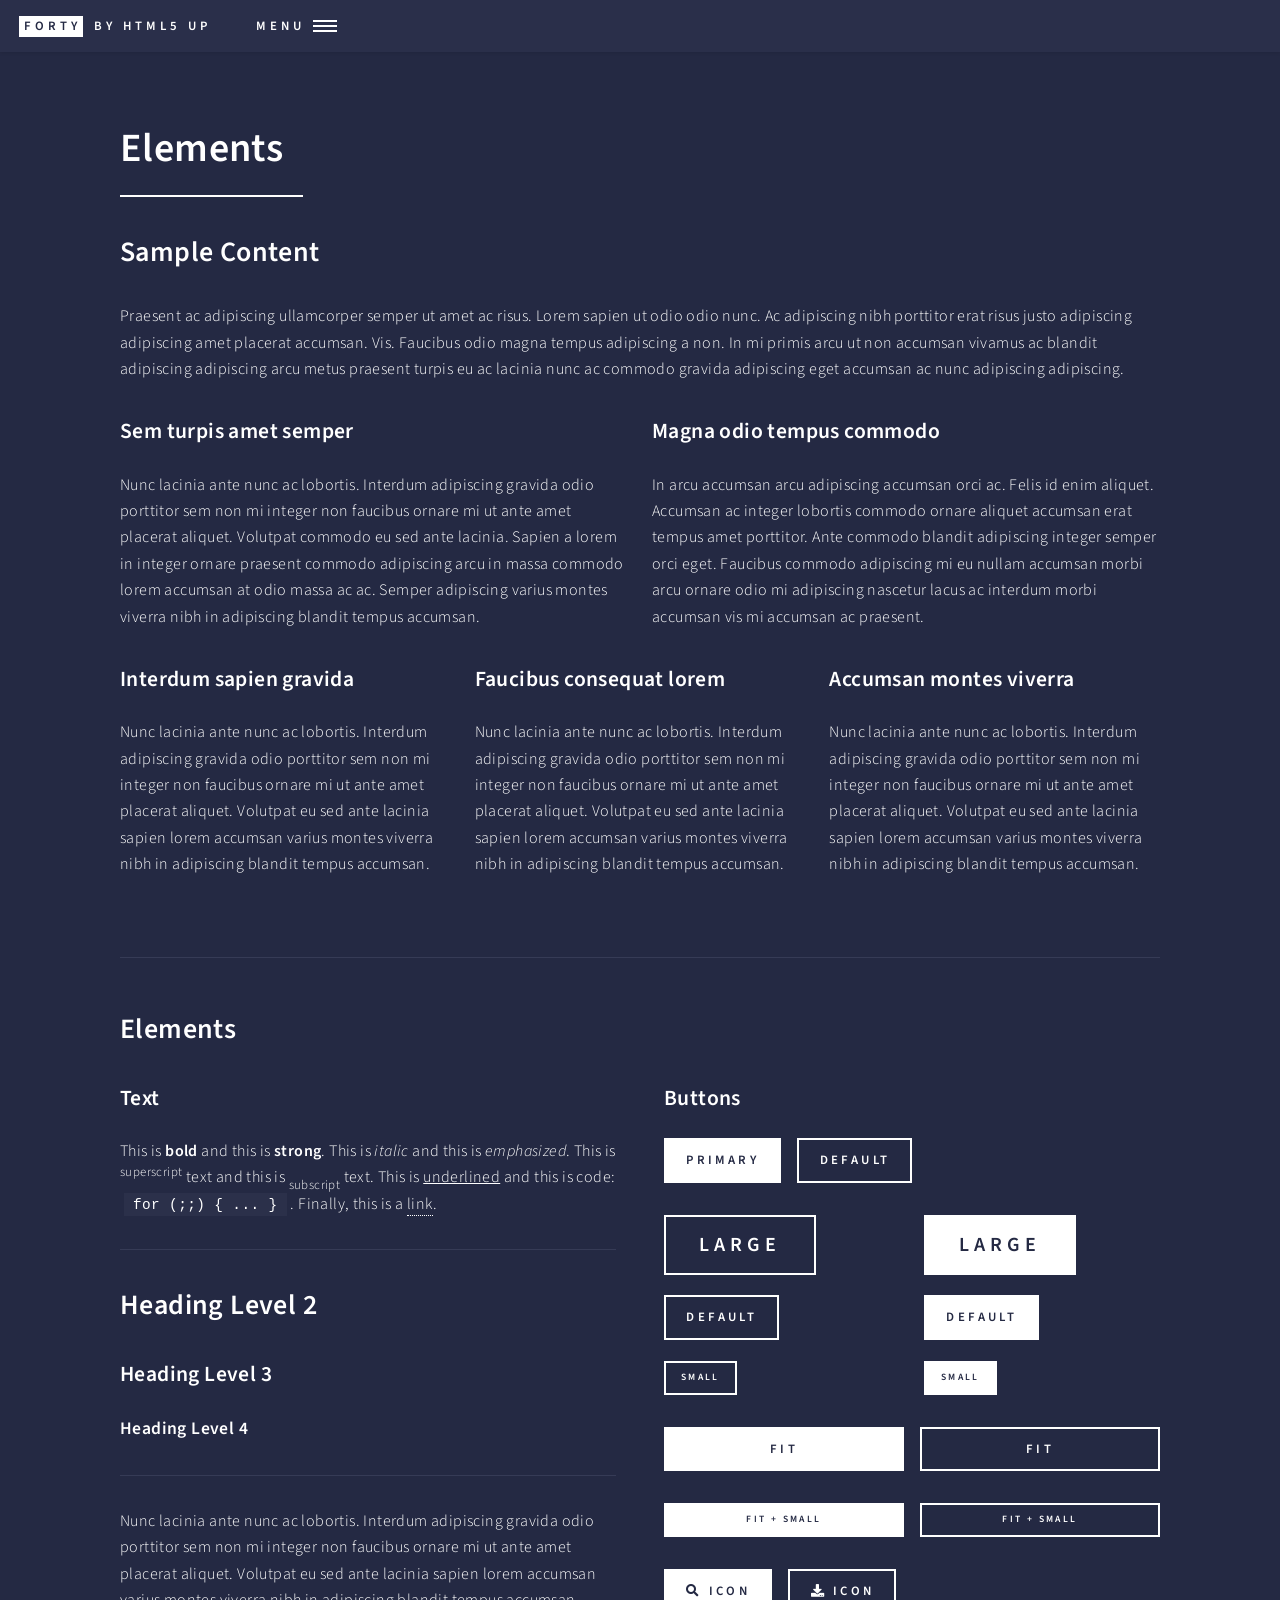
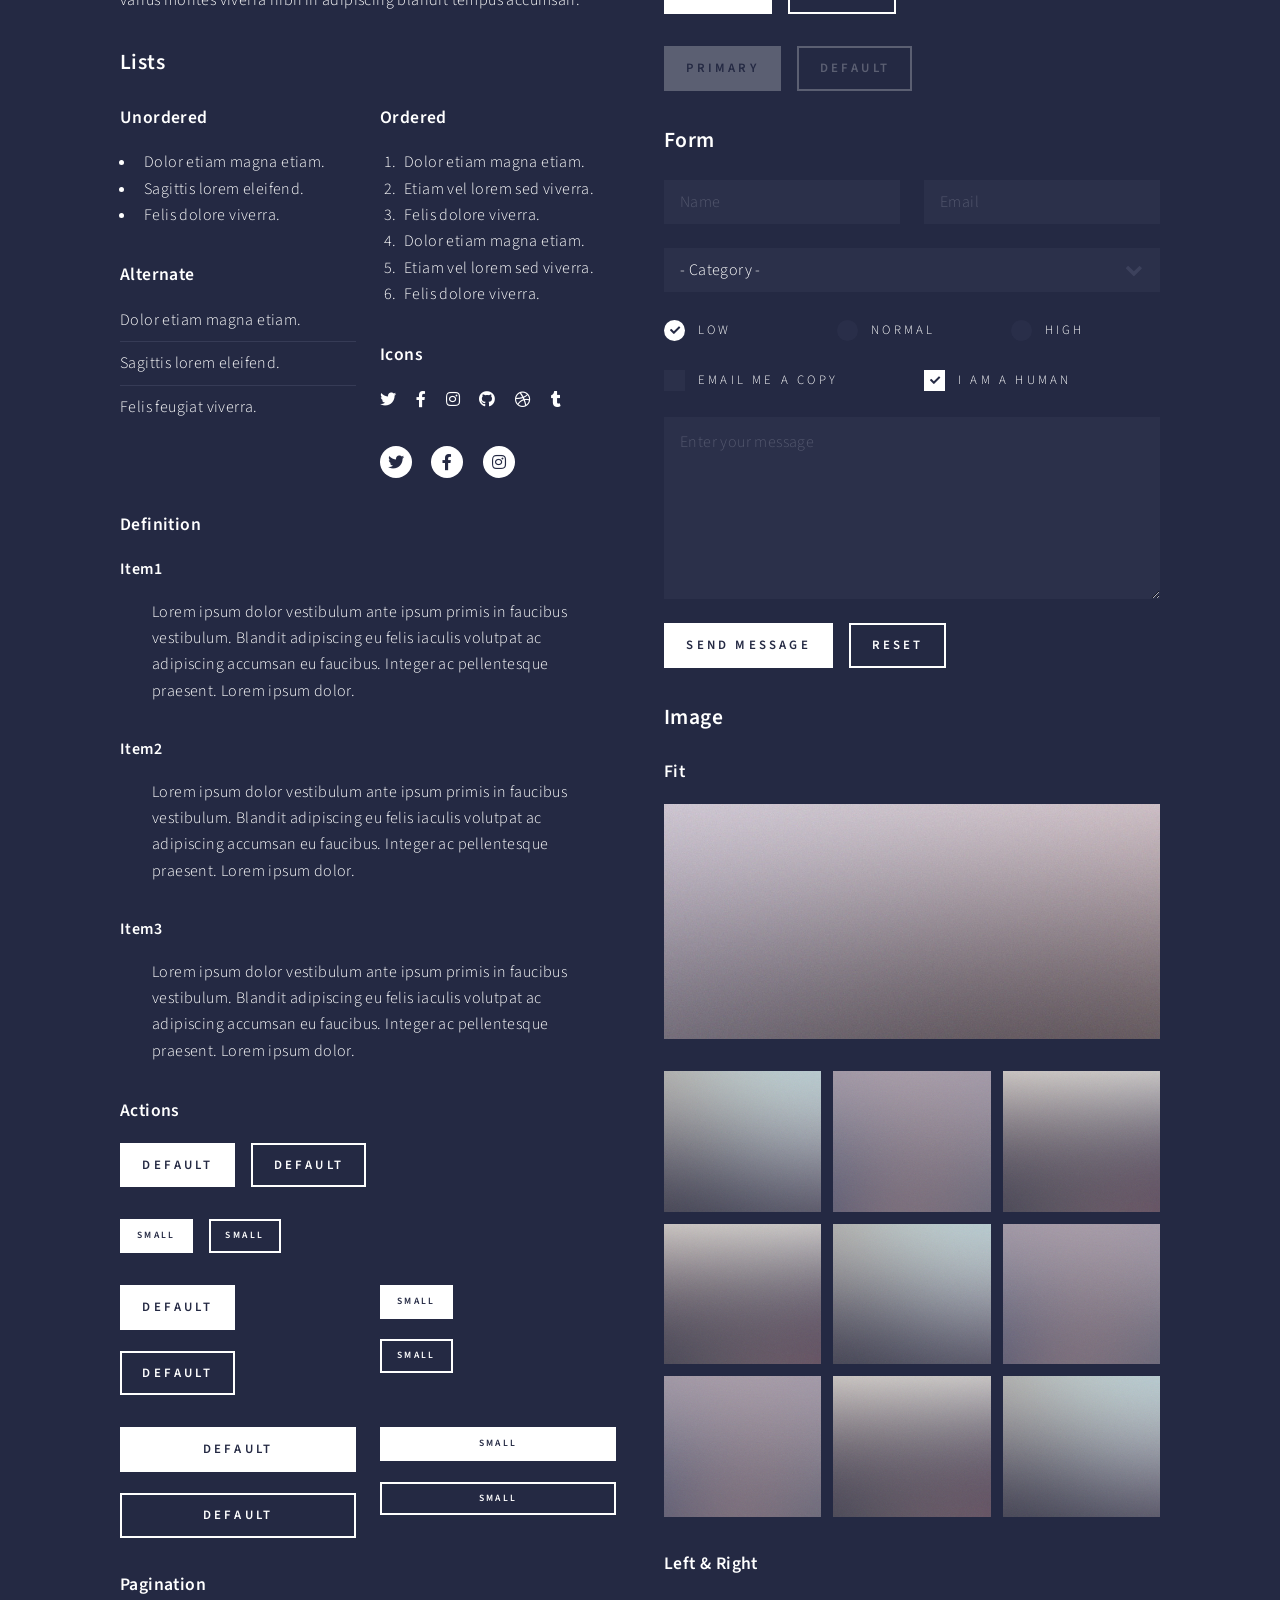
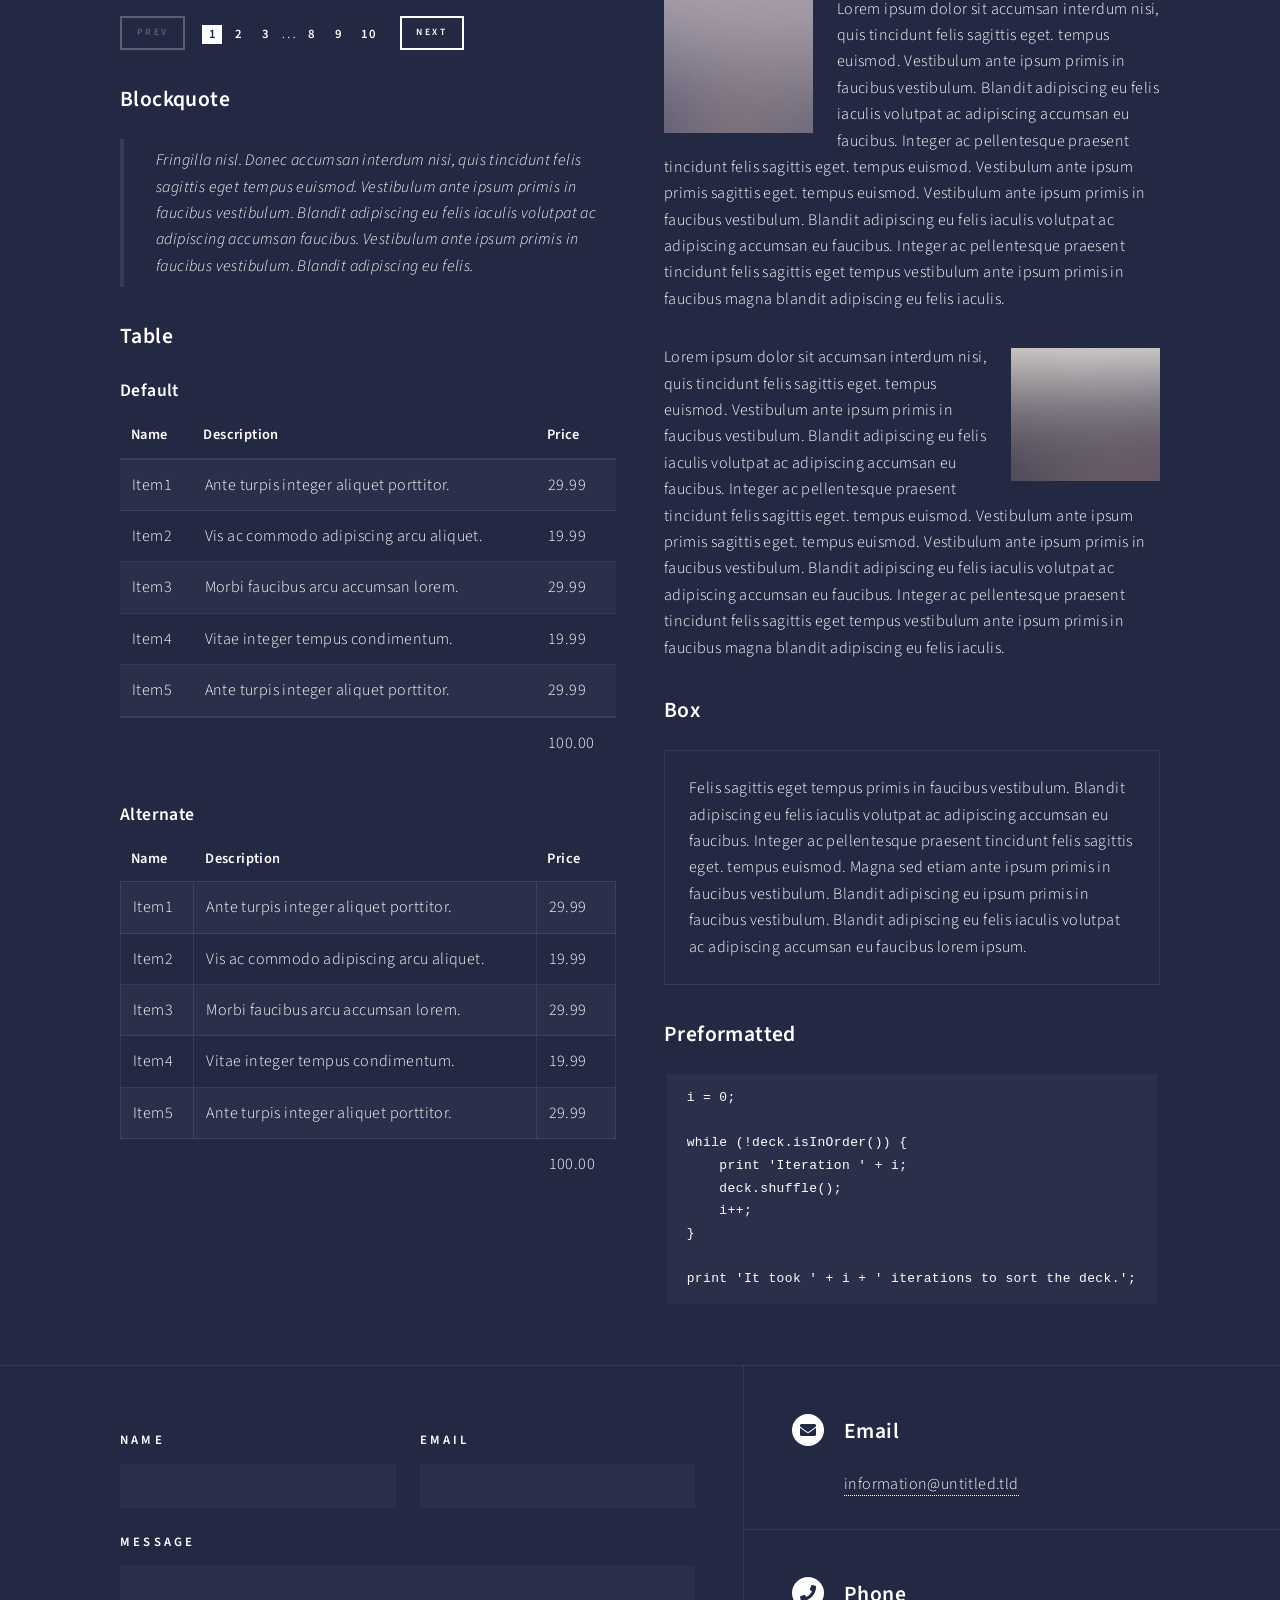
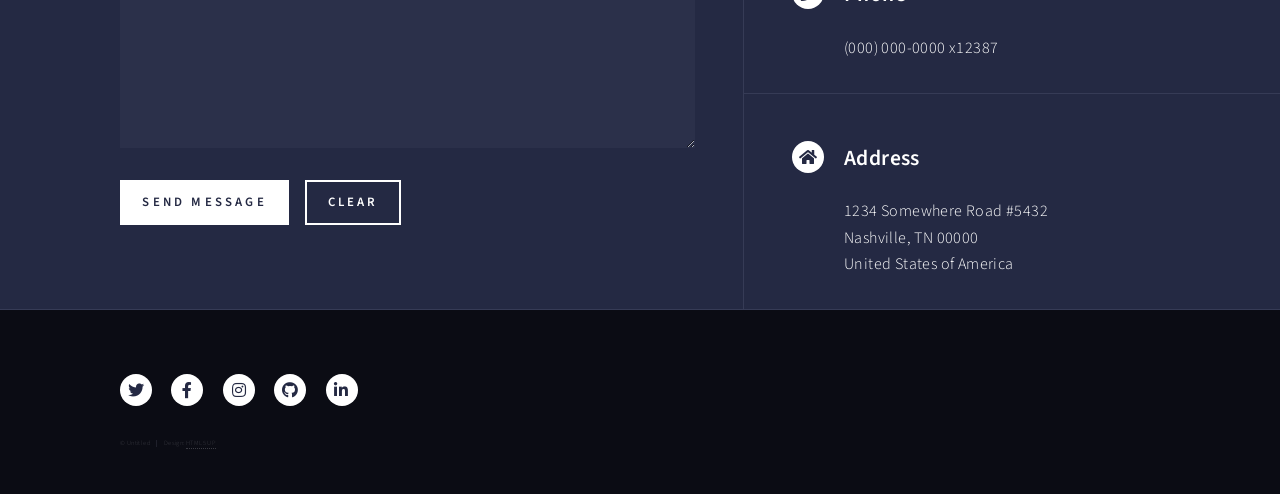
<file: elements.html>
<!DOCTYPE HTML>
<!--
	Forty by HTML5 UP
	html5up.net | @ajlkn
	Free for personal and commercial use under the CCA 3.0 license (html5up.net/license)
-->
<html>
	<head>
		<title>Elements - Forty by HTML5 UP</title>
		<meta charset="utf-8" />
		<meta name="viewport" content="width=device-width, initial-scale=1, user-scalable=no" />
		<link rel="stylesheet" href="assets/css/main.css" />
		<noscript><link rel="stylesheet" href="assets/css/noscript.css" /></noscript>
	</head>
	<body class="is-preload">

		<!-- Wrapper -->
			<div id="wrapper">

				<!-- Header -->
					<header id="header">
						<a href="index.html" class="logo"><strong>Forty</strong> <span>by HTML5 UP</span></a>
						<nav>
							<a href="#menu">Menu</a>
						</nav>
					</header>

				<!-- Menu -->
					<nav id="menu">
						<ul class="links">
							<li><a href="index.html">Home</a></li>
							<li><a href="landing.html">Landing</a></li>
							<li><a href="generic.html">Generic</a></li>
							<li><a href="elements.html">Elements</a></li>
						</ul>
						<ul class="actions stacked">
							<li><a href="#" class="button primary fit">Get Started</a></li>
							<li><a href="#" class="button fit">Log In</a></li>
						</ul>
					</nav>

				<!-- Main -->
					<div id="main" class="alt">

						<!-- One -->
							<section id="one">
								<div class="inner">
									<header class="major">
										<h1>Elements</h1>
									</header>

									<!-- Content -->
										<h2 id="content">Sample Content</h2>
										<p>Praesent ac adipiscing ullamcorper semper ut amet ac risus. Lorem sapien ut odio odio nunc. Ac adipiscing nibh porttitor erat risus justo adipiscing adipiscing amet placerat accumsan. Vis. Faucibus odio magna tempus adipiscing a non. In mi primis arcu ut non accumsan vivamus ac blandit adipiscing adipiscing arcu metus praesent turpis eu ac lacinia nunc ac commodo gravida adipiscing eget accumsan ac nunc adipiscing adipiscing.</p>
										<div class="row">
											<div class="col-6 col-12-small">
												<h3>Sem turpis amet semper</h3>
												<p>Nunc lacinia ante nunc ac lobortis. Interdum adipiscing gravida odio porttitor sem non mi integer non faucibus ornare mi ut ante amet placerat aliquet. Volutpat commodo eu sed ante lacinia. Sapien a lorem in integer ornare praesent commodo adipiscing arcu in massa commodo lorem accumsan at odio massa ac ac. Semper adipiscing varius montes viverra nibh in adipiscing blandit tempus accumsan.</p>
											</div>
											<div class="col-6 col-12-small">
												<h3>Magna odio tempus commodo</h3>
												<p>In arcu accumsan arcu adipiscing accumsan orci ac. Felis id enim aliquet. Accumsan ac integer lobortis commodo ornare aliquet accumsan erat tempus amet porttitor. Ante commodo blandit adipiscing integer semper orci eget. Faucibus commodo adipiscing mi eu nullam accumsan morbi arcu ornare odio mi adipiscing nascetur lacus ac interdum morbi accumsan vis mi accumsan ac praesent.</p>
											</div>
											<!-- Break -->
											<div class="col-4 col-12-medium">
												<h3>Interdum sapien gravida</h3>
												<p>Nunc lacinia ante nunc ac lobortis. Interdum adipiscing gravida odio porttitor sem non mi integer non faucibus ornare mi ut ante amet placerat aliquet. Volutpat eu sed ante lacinia sapien lorem accumsan varius montes viverra nibh in adipiscing blandit tempus accumsan.</p>
											</div>
											<div class="col-4 col-12-medium">
												<h3>Faucibus consequat lorem</h3>
												<p>Nunc lacinia ante nunc ac lobortis. Interdum adipiscing gravida odio porttitor sem non mi integer non faucibus ornare mi ut ante amet placerat aliquet. Volutpat eu sed ante lacinia sapien lorem accumsan varius montes viverra nibh in adipiscing blandit tempus accumsan.</p>
											</div>
											<div class="col-4 col-12-medium">
												<h3>Accumsan montes viverra</h3>
												<p>Nunc lacinia ante nunc ac lobortis. Interdum adipiscing gravida odio porttitor sem non mi integer non faucibus ornare mi ut ante amet placerat aliquet. Volutpat eu sed ante lacinia sapien lorem accumsan varius montes viverra nibh in adipiscing blandit tempus accumsan.</p>
											</div>
										</div>

									<hr class="major" />

									<!-- Elements -->
										<h2 id="elements">Elements</h2>
										<div class="row gtr-200">
											<div class="col-6 col-12-medium">

												<!-- Text stuff -->
													<h3>Text</h3>
													<p>This is <b>bold</b> and this is <strong>strong</strong>. This is <i>italic</i> and this is <em>emphasized</em>.
													This is <sup>superscript</sup> text and this is <sub>subscript</sub> text.
													This is <u>underlined</u> and this is code: <code>for (;;) { ... }</code>.
													Finally, this is a <a href="#">link</a>.</p>
													<hr />
													<h2>Heading Level 2</h2>
													<h3>Heading Level 3</h3>
													<h4>Heading Level 4</h4>
													<hr />
													<p>Nunc lacinia ante nunc ac lobortis. Interdum adipiscing gravida odio porttitor sem non mi integer non faucibus ornare mi ut ante amet placerat aliquet. Volutpat eu sed ante lacinia sapien lorem accumsan varius montes viverra nibh in adipiscing blandit tempus accumsan.</p>

												<!-- Lists -->
													<h3>Lists</h3>
													<div class="row">
														<div class="col-6 col-12-small">

															<h4>Unordered</h4>
															<ul>
																<li>Dolor etiam magna etiam.</li>
																<li>Sagittis lorem eleifend.</li>
																<li>Felis dolore viverra.</li>
															</ul>

															<h4>Alternate</h4>
															<ul class="alt">
																<li>Dolor etiam magna etiam.</li>
																<li>Sagittis lorem eleifend.</li>
																<li>Felis feugiat viverra.</li>
															</ul>

														</div>
														<div class="col-6 col-12-small">

															<h4>Ordered</h4>
															<ol>
																<li>Dolor etiam magna etiam.</li>
																<li>Etiam vel lorem sed viverra.</li>
																<li>Felis dolore viverra.</li>
																<li>Dolor etiam magna etiam.</li>
																<li>Etiam vel lorem sed viverra.</li>
																<li>Felis dolore viverra.</li>
															</ol>

															<h4>Icons</h4>
															<ul class="icons">
																<li><a href="#" class="icon brands fa-twitter"><span class="label">Twitter</span></a></li>
																<li><a href="#" class="icon brands fa-facebook-f"><span class="label">Facebook</span></a></li>
																<li><a href="#" class="icon brands fa-instagram"><span class="label">Instagram</span></a></li>
																<li><a href="#" class="icon brands fa-github"><span class="label">Github</span></a></li>
																<li><a href="#" class="icon brands fa-dribbble"><span class="label">Dribbble</span></a></li>
																<li><a href="#" class="icon brands fa-tumblr"><span class="label">Tumblr</span></a></li>
															</ul>
															<ul class="icons">
																<li><a href="#" class="icon brands alt fa-twitter"><span class="label">Twitter</span></a></li>
																<li><a href="#" class="icon brands alt fa-facebook-f"><span class="label">Facebook</span></a></li>
																<li><a href="#" class="icon brands alt fa-instagram"><span class="label">Instagram</span></a></li>
															</ul>

														</div>
													</div>
													<h4>Definition</h4>
													<dl>
														<dt>Item1</dt>
														<dd>
															<p>Lorem ipsum dolor vestibulum ante ipsum primis in faucibus vestibulum. Blandit adipiscing eu felis iaculis volutpat ac adipiscing accumsan eu faucibus. Integer ac pellentesque praesent. Lorem ipsum dolor.</p>
														</dd>
														<dt>Item2</dt>
														<dd>
															<p>Lorem ipsum dolor vestibulum ante ipsum primis in faucibus vestibulum. Blandit adipiscing eu felis iaculis volutpat ac adipiscing accumsan eu faucibus. Integer ac pellentesque praesent. Lorem ipsum dolor.</p>
														</dd>
														<dt>Item3</dt>
														<dd>
															<p>Lorem ipsum dolor vestibulum ante ipsum primis in faucibus vestibulum. Blandit adipiscing eu felis iaculis volutpat ac adipiscing accumsan eu faucibus. Integer ac pellentesque praesent. Lorem ipsum dolor.</p>
														</dd>
													</dl>

													<h4>Actions</h4>
													<ul class="actions">
														<li><a href="#" class="button primary">Default</a></li>
														<li><a href="#" class="button">Default</a></li>
													</ul>
													<ul class="actions small">
														<li><a href="#" class="button primary small">Small</a></li>
														<li><a href="#" class="button small">Small</a></li>
													</ul>
													<div class="row">
														<div class="col-6 col-12-small">
															<ul class="actions stacked">
																<li><a href="#" class="button primary">Default</a></li>
																<li><a href="#" class="button">Default</a></li>
															</ul>
														</div>
														<div class="col-6 col-12-small">
															<ul class="actions stacked">
																<li><a href="#" class="button primary small">Small</a></li>
																<li><a href="#" class="button small">Small</a></li>
															</ul>
														</div>
														<div class="col-6 col-12-small">
															<ul class="actions stacked">
																<li><a href="#" class="button primary fit">Default</a></li>
																<li><a href="#" class="button fit">Default</a></li>
															</ul>
														</div>
														<div class="col-6 col-12-small">
															<ul class="actions stacked">
																<li><a href="#" class="button primary small fit">Small</a></li>
																<li><a href="#" class="button small fit">Small</a></li>
															</ul>
														</div>
													</div>

													<h4>Pagination</h4>
													<ul class="pagination">
														<li><span class="button small disabled">Prev</span></li>
														<li><a href="#" class="page active">1</a></li>
														<li><a href="#" class="page">2</a></li>
														<li><a href="#" class="page">3</a></li>
														<li><span>&hellip;</span></li>
														<li><a href="#" class="page">8</a></li>
														<li><a href="#" class="page">9</a></li>
														<li><a href="#" class="page">10</a></li>
														<li><a href="#" class="button small">Next</a></li>
													</ul>

												<!-- Blockquote -->
													<h3>Blockquote</h3>
													<blockquote>Fringilla nisl. Donec accumsan interdum nisi, quis tincidunt felis sagittis eget tempus euismod. Vestibulum ante ipsum primis in faucibus vestibulum. Blandit adipiscing eu felis iaculis volutpat ac adipiscing accumsan faucibus. Vestibulum ante ipsum primis in faucibus vestibulum. Blandit adipiscing eu felis.</blockquote>

												<!-- Table -->
													<h3>Table</h3>

													<h4>Default</h4>
													<div class="table-wrapper">
														<table>
															<thead>
																<tr>
																	<th>Name</th>
																	<th>Description</th>
																	<th>Price</th>
																</tr>
															</thead>
															<tbody>
																<tr>
																	<td>Item1</td>
																	<td>Ante turpis integer aliquet porttitor.</td>
																	<td>29.99</td>
																</tr>
																<tr>
																	<td>Item2</td>
																	<td>Vis ac commodo adipiscing arcu aliquet.</td>
																	<td>19.99</td>
																</tr>
																<tr>
																	<td>Item3</td>
																	<td> Morbi faucibus arcu accumsan lorem.</td>
																	<td>29.99</td>
																</tr>
																<tr>
																	<td>Item4</td>
																	<td>Vitae integer tempus condimentum.</td>
																	<td>19.99</td>
																</tr>
																<tr>
																	<td>Item5</td>
																	<td>Ante turpis integer aliquet porttitor.</td>
																	<td>29.99</td>
																</tr>
															</tbody>
															<tfoot>
																<tr>
																	<td colspan="2"></td>
																	<td>100.00</td>
																</tr>
															</tfoot>
														</table>
													</div>

													<h4>Alternate</h4>
													<div class="table-wrapper">
														<table class="alt">
															<thead>
																<tr>
																	<th>Name</th>
																	<th>Description</th>
																	<th>Price</th>
																</tr>
															</thead>
															<tbody>
																<tr>
																	<td>Item1</td>
																	<td>Ante turpis integer aliquet porttitor.</td>
																	<td>29.99</td>
																</tr>
																<tr>
																	<td>Item2</td>
																	<td>Vis ac commodo adipiscing arcu aliquet.</td>
																	<td>19.99</td>
																</tr>
																<tr>
																	<td>Item3</td>
																	<td> Morbi faucibus arcu accumsan lorem.</td>
																	<td>29.99</td>
																</tr>
																<tr>
																	<td>Item4</td>
																	<td>Vitae integer tempus condimentum.</td>
																	<td>19.99</td>
																</tr>
																<tr>
																	<td>Item5</td>
																	<td>Ante turpis integer aliquet porttitor.</td>
																	<td>29.99</td>
																</tr>
															</tbody>
															<tfoot>
																<tr>
																	<td colspan="2"></td>
																	<td>100.00</td>
																</tr>
															</tfoot>
														</table>
													</div>

											</div>
											<div class="col-6 col-12-medium">

												<!-- Buttons -->
													<h3>Buttons</h3>
													<ul class="actions">
														<li><a href="#" class="button primary">Primary</a></li>
														<li><a href="#" class="button">Default</a></li>
													</ul>
													<div class="row">
														<div class="col-6 col-12-xsmall">
															<ul class="actions stacked">
																<li><a href="#" class="button large">Large</a></li>
																<li><a href="#" class="button">Default</a></li>
																<li><a href="#" class="button small">Small</a></li>
															</ul>
														</div>
														<div class="col-6 col-12-xsmall">
															<ul class="actions stacked">
																<li><a href="#" class="button primary large">Large</a></li>
																<li><a href="#" class="button primary">Default</a></li>
																<li><a href="#" class="button primary small">Small</a></li>
															</ul>
														</div>
													</div>
													<ul class="actions fit">
														<li><a href="#" class="button primary fit">Fit</a></li>
														<li><a href="#" class="button fit">Fit</a></li>
													</ul>
													<ul class="actions fit small">
														<li><a href="#" class="button primary fit small">Fit + Small</a></li>
														<li><a href="#" class="button fit small">Fit + Small</a></li>
													</ul>
													<ul class="actions">
														<li><a href="#" class="button primary icon solid fa-search">Icon</a></li>
														<li><a href="#" class="button icon solid fa-download">Icon</a></li>
													</ul>
													<ul class="actions">
														<li><span class="button primary disabled">Primary</span></li>
														<li><span class="button disabled">Default</span></li>
													</ul>

												<!-- Form -->
													<h3>Form</h3>

													<form method="post" action="#">
														<div class="row gtr-uniform">
															<div class="col-6 col-12-xsmall">
																<input type="text" name="demo-name" id="demo-name" value="" placeholder="Name" />
															</div>
															<div class="col-6 col-12-xsmall">
																<input type="email" name="demo-email" id="demo-email" value="" placeholder="Email" />
															</div>
															<!-- Break -->
															<div class="col-12">
																<select name="demo-category" id="demo-category">
																	<option value="">- Category -</option>
																	<option value="1">Manufacturing</option>
																	<option value="1">Shipping</option>
																	<option value="1">Administration</option>
																	<option value="1">Human Resources</option>
																</select>
															</div>
															<!-- Break -->
															<div class="col-4 col-12-small">
																<input type="radio" id="demo-priority-low" name="demo-priority" checked>
																<label for="demo-priority-low">Low</label>
															</div>
															<div class="col-4 col-12-small">
																<input type="radio" id="demo-priority-normal" name="demo-priority">
																<label for="demo-priority-normal">Normal</label>
															</div>
															<div class="col-4 col-12-small">
																<input type="radio" id="demo-priority-high" name="demo-priority">
																<label for="demo-priority-high">High</label>
															</div>
															<!-- Break -->
															<div class="col-6 col-12-small">
																<input type="checkbox" id="demo-copy" name="demo-copy">
																<label for="demo-copy">Email me a copy</label>
															</div>
															<div class="col-6 col-12-small">
																<input type="checkbox" id="demo-human" name="demo-human" checked>
																<label for="demo-human">I am a human</label>
															</div>
															<!-- Break -->
															<div class="col-12">
																<textarea name="demo-message" id="demo-message" placeholder="Enter your message" rows="6"></textarea>
															</div>
															<!-- Break -->
															<div class="col-12">
																<ul class="actions">
																	<li><input type="submit" value="Send Message" class="primary" /></li>
																	<li><input type="reset" value="Reset" /></li>
																</ul>
															</div>
														</div>
													</form>

												<!-- Image -->
													<h3>Image</h3>

													<h4>Fit</h4>
													<span class="image fit"><img src="images/pic03.jpg" alt="" /></span>
													<div class="box alt">
														<div class="row gtr-50 gtr-uniform">
															<div class="col-4"><span class="image fit"><img src="images/pic08.jpg" alt="" /></span></div>
															<div class="col-4"><span class="image fit"><img src="images/pic09.jpg" alt="" /></span></div>
															<div class="col-4"><span class="image fit"><img src="images/pic10.jpg" alt="" /></span></div>
															<!-- Break -->
															<div class="col-4"><span class="image fit"><img src="images/pic10.jpg" alt="" /></span></div>
															<div class="col-4"><span class="image fit"><img src="images/pic08.jpg" alt="" /></span></div>
															<div class="col-4"><span class="image fit"><img src="images/pic09.jpg" alt="" /></span></div>
															<!-- Break -->
															<div class="col-4"><span class="image fit"><img src="images/pic09.jpg" alt="" /></span></div>
															<div class="col-4"><span class="image fit"><img src="images/pic10.jpg" alt="" /></span></div>
															<div class="col-4"><span class="image fit"><img src="images/pic08.jpg" alt="" /></span></div>
														</div>
													</div>

													<h4>Left &amp; Right</h4>
													<p><span class="image left"><img src="images/pic09.jpg" alt="" /></span>Lorem ipsum dolor sit accumsan interdum nisi, quis tincidunt felis sagittis eget. tempus euismod. Vestibulum ante ipsum primis in faucibus vestibulum. Blandit adipiscing eu felis iaculis volutpat ac adipiscing accumsan eu faucibus. Integer ac pellentesque praesent tincidunt felis sagittis eget. tempus euismod. Vestibulum ante ipsum primis sagittis eget. tempus euismod. Vestibulum ante ipsum primis in faucibus vestibulum. Blandit adipiscing eu felis iaculis volutpat ac adipiscing accumsan eu faucibus. Integer ac pellentesque praesent tincidunt felis sagittis eget tempus vestibulum ante ipsum primis in faucibus magna blandit adipiscing eu felis iaculis.</p>
													<p><span class="image right"><img src="images/pic10.jpg" alt="" /></span>Lorem ipsum dolor sit accumsan interdum nisi, quis tincidunt felis sagittis eget. tempus euismod. Vestibulum ante ipsum primis in faucibus vestibulum. Blandit adipiscing eu felis iaculis volutpat ac adipiscing accumsan eu faucibus. Integer ac pellentesque praesent tincidunt felis sagittis eget. tempus euismod. Vestibulum ante ipsum primis sagittis eget. tempus euismod. Vestibulum ante ipsum primis in faucibus vestibulum. Blandit adipiscing eu felis iaculis volutpat ac adipiscing accumsan eu faucibus. Integer ac pellentesque praesent tincidunt felis sagittis eget tempus vestibulum ante ipsum primis in faucibus magna blandit adipiscing eu felis iaculis.</p>

												<!-- Box -->
													<h3>Box</h3>
													<div class="box">
														<p>Felis sagittis eget tempus primis in faucibus vestibulum. Blandit adipiscing eu felis iaculis volutpat ac adipiscing accumsan eu faucibus. Integer ac pellentesque praesent tincidunt felis sagittis eget. tempus euismod. Magna sed etiam ante ipsum primis in faucibus vestibulum. Blandit adipiscing eu ipsum primis in faucibus vestibulum. Blandit adipiscing eu felis iaculis volutpat ac adipiscing accumsan eu faucibus lorem ipsum.</p>
													</div>

												<!-- Preformatted Code -->
													<h3>Preformatted</h3>
													<pre><code>i = 0;

while (!deck.isInOrder()) {
    print 'Iteration ' + i;
    deck.shuffle();
    i++;
}

print 'It took ' + i + ' iterations to sort the deck.';
</code></pre>

											</div>
										</div>

								</div>
							</section>

					</div>

				<!-- Contact -->
					<section id="contact">
						<div class="inner">
							<section>
								<form method="post" action="#">
									<div class="fields">
										<div class="field half">
											<label for="name">Name</label>
											<input type="text" name="name" id="name" />
										</div>
										<div class="field half">
											<label for="email">Email</label>
											<input type="text" name="email" id="email" />
										</div>
										<div class="field">
											<label for="message">Message</label>
											<textarea name="message" id="message" rows="6"></textarea>
										</div>
									</div>
									<ul class="actions">
										<li><input type="submit" value="Send Message" class="primary" /></li>
										<li><input type="reset" value="Clear" /></li>
									</ul>
								</form>
							</section>
							<section class="split">
								<section>
									<div class="contact-method">
										<span class="icon solid alt fa-envelope"></span>
										<h3>Email</h3>
										<a href="#">information@untitled.tld</a>
									</div>
								</section>
								<section>
									<div class="contact-method">
										<span class="icon solid alt fa-phone"></span>
										<h3>Phone</h3>
										<span>(000) 000-0000 x12387</span>
									</div>
								</section>
								<section>
									<div class="contact-method">
										<span class="icon solid alt fa-home"></span>
										<h3>Address</h3>
										<span>1234 Somewhere Road #5432<br />
										Nashville, TN 00000<br />
										United States of America</span>
									</div>
								</section>
							</section>
						</div>
					</section>

				<!-- Footer -->
					<footer id="footer">
						<div class="inner">
							<ul class="icons">
								<li><a href="#" class="icon brands alt fa-twitter"><span class="label">Twitter</span></a></li>
								<li><a href="#" class="icon brands alt fa-facebook-f"><span class="label">Facebook</span></a></li>
								<li><a href="#" class="icon brands alt fa-instagram"><span class="label">Instagram</span></a></li>
								<li><a href="#" class="icon brands alt fa-github"><span class="label">GitHub</span></a></li>
								<li><a href="#" class="icon brands alt fa-linkedin-in"><span class="label">LinkedIn</span></a></li>
							</ul>
							<ul class="copyright">
								<li>&copy; Untitled</li><li>Design: <a href="https://html5up.net">HTML5 UP</a></li>
							</ul>
						</div>
					</footer>

			</div>

		<!-- Scripts -->
			<script src="assets/js/jquery.min.js"></script>
			<script src="assets/js/jquery.scrolly.min.js"></script>
			<script src="assets/js/jquery.scrollex.min.js"></script>
			<script src="assets/js/browser.min.js"></script>
			<script src="assets/js/breakpoints.min.js"></script>
			<script src="assets/js/util.js"></script>
			<script src="assets/js/main.js"></script>

	</body>
</html>
</file>
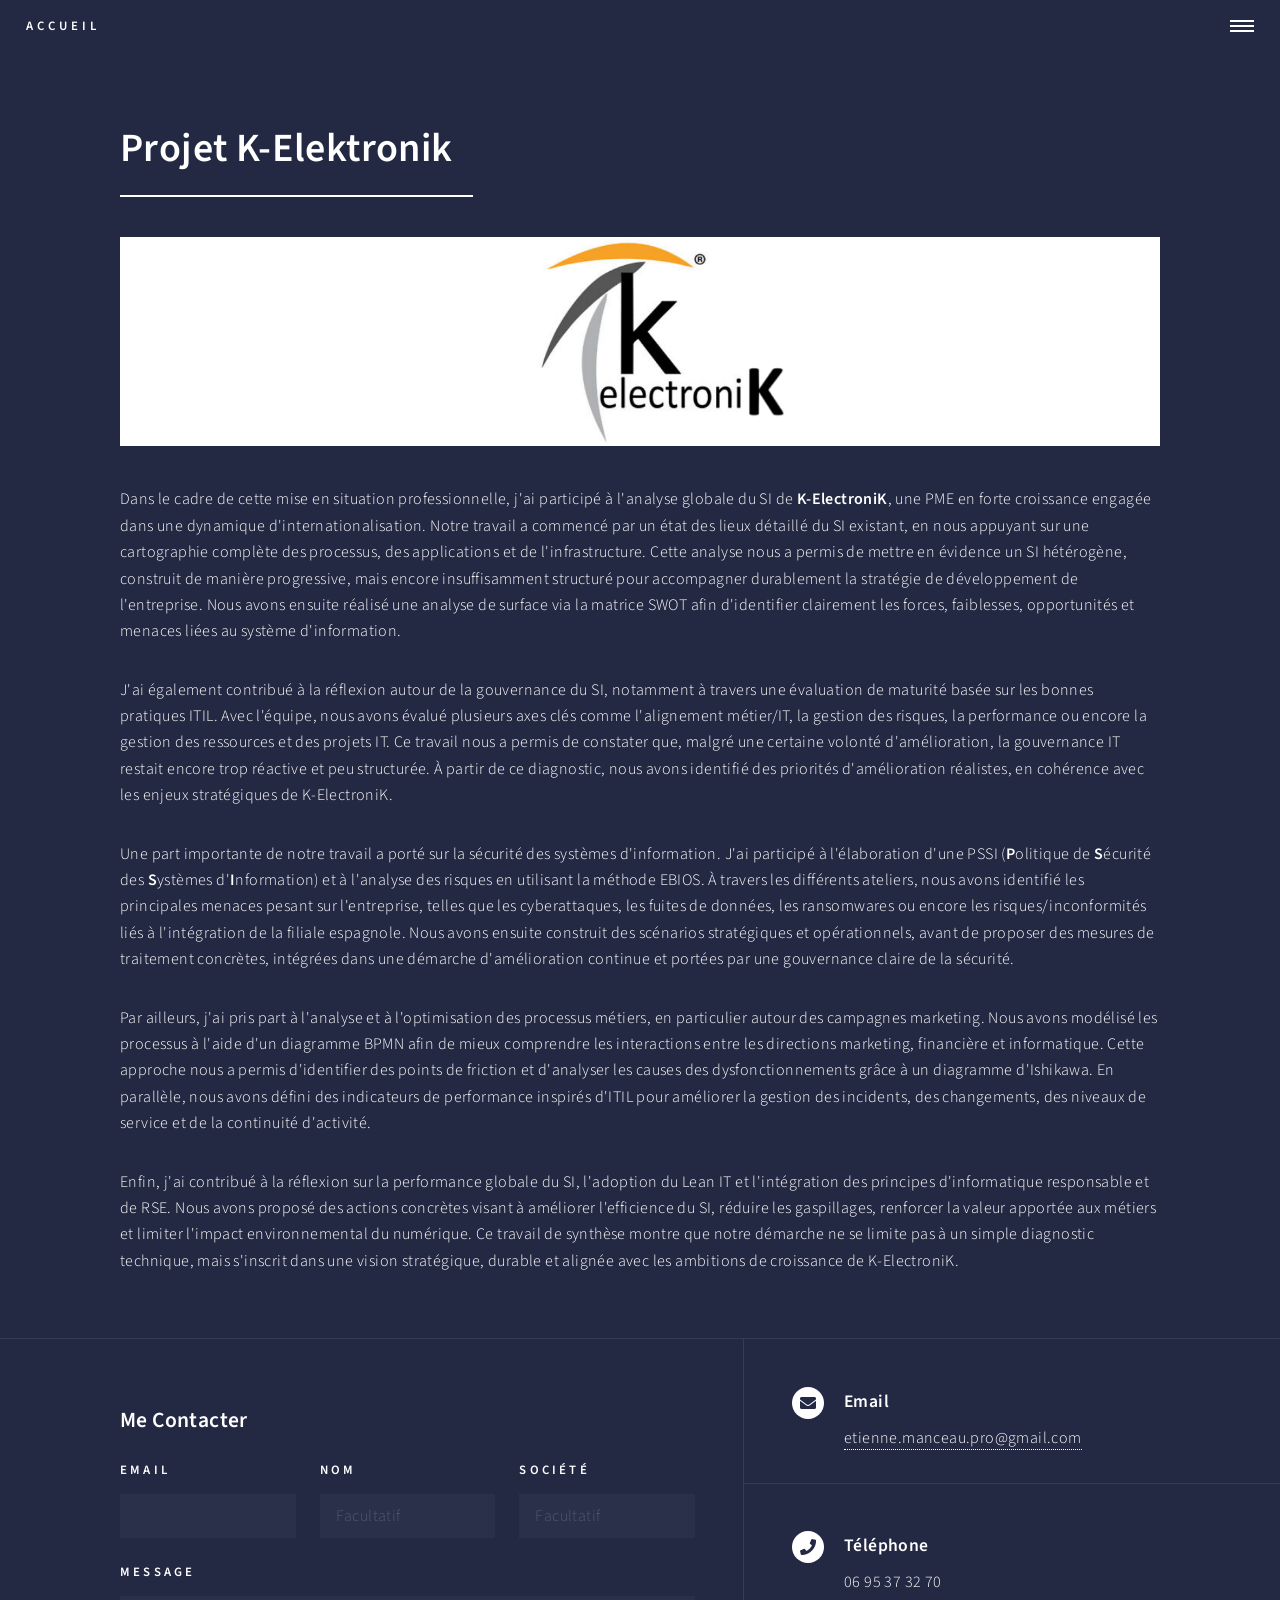
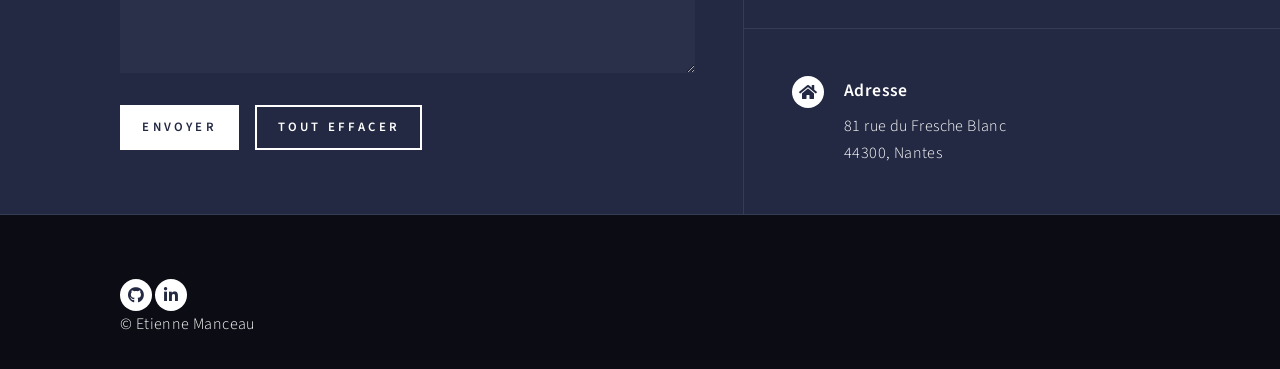
<file: projetKElektronik.html>
<!DOCTYPE HTML>
<!--
	Forty by HTML5 UP
	html5up.net | @ajlkn
	Free for personal and commercial use under the CCA 3.0 license (html5up.net/license)
-->
<html>

<head>
	<title>Portfolio Etienne Manceau - Projet K-Elektronik</title>
	<meta charset="utf-8" />
	<meta name="viewport" content="width=device-width, initial-scale=1, user-scalable=no" />
	<link rel="stylesheet" href="assets/css/main.css" />
	<noscript>
		<link rel="stylesheet" href="assets/css/noscript.css" />
	</noscript>
</head>

<body class="is-preload">

	<!-- Wrapper -->
	<div id="wrapper">

		<!-- Header -->
		<header id="header" class="alt style2">
			<nav>
				<a href="index.html">Accueil</a>
				<a href="#menu"></a>
			</nav>
		</header>

		<!-- Menu -->
		<nav id="menu">
			<ul class="actions stacked">
				<li><a href="index.html" class="button primary fit small">Accueil</a></li>
				<li><a href="projetSopra.html" class="button fit small">Sopra Steria</a></li>
				<li><a href="projetServerless.html" class="button fit small">Projet Serverless</a></li>
				<li><a href="projetKElektronik.html" class="button fit small">Projet K-Elektronik</a></li>
			</ul>
		</nav>

		<!-- Main -->
		<div id="main" class="alt">

			<!-- One -->
			<section id="one">
				<div class="inner">
					<header class="major">
						<h1>Projet K-Elektronik</h1>
					</header>
					<span class="image main"><img src="images/MSPR K-Elektronik/logoElek.png"/></span>
					<p>Dans le cadre de cette mise en situation professionnelle, j'ai participé à l'analyse globale du
						SI de <strong>K-ElectroniK</strong>, une PME en forte
						croissance engagée dans une dynamique d'internationalisation. Notre travail a commencé par un
						état des lieux détaillé du SI existant, en nous appuyant sur une cartographie complète des
						processus, des applications et de l'infrastructure. Cette analyse nous a permis de mettre en
						évidence un SI hétérogène, construit de manière progressive, mais encore insuffisamment
						structuré pour accompagner durablement la stratégie de développement de l'entreprise. Nous avons
						ensuite réalisé une analyse de surface via la matrice SWOT afin d'identifier clairement les
						forces, faiblesses, opportunités et menaces liées au système d'information.</p>

					<p>J'ai également contribué à la réflexion autour de la gouvernance du SI, notamment à travers une
						évaluation de maturité basée sur les bonnes pratiques ITIL. Avec l'équipe, nous avons évalué
						plusieurs axes clés comme l'alignement métier/IT, la gestion des risques, la performance ou
						encore la gestion des ressources et des projets IT. Ce travail nous a permis de constater que,
						malgré une certaine volonté d'amélioration, la gouvernance IT restait encore trop réactive et
						peu structurée. À partir de ce diagnostic, nous avons identifié des priorités d'amélioration
						réalistes, en cohérence avec les enjeux stratégiques de K-ElectroniK.</p>

					<p>Une part importante de notre travail a porté sur la sécurité des systèmes d'information. J'ai
						participé à l'élaboration d'une PSSI (<strong>P</strong>olitique de <strong>S</strong>écurité
						des <strong>S</strong>ystèmes d'<strong>I</strong>nformation) et à
						l'analyse des risques en utilisant la méthode EBIOS. À travers les différents
						ateliers, nous avons identifié les principales menaces pesant sur l'entreprise, telles que les
						cyberattaques, les fuites de données, les ransomwares ou encore les risques/inconformités liés à l'intégration
						de la filiale espagnole. Nous avons ensuite construit des scénarios stratégiques et
						opérationnels, avant de proposer des mesures de traitement concrètes, intégrées dans une
						démarche d'amélioration continue et portées par une gouvernance claire de la sécurité.</p>

					<p>Par ailleurs, j'ai pris part à l'analyse et à l'optimisation des processus métiers, en
						particulier autour des campagnes marketing. Nous avons modélisé les processus à l'aide d'un
						diagramme BPMN afin de mieux comprendre les interactions entre les directions marketing,
						financière et informatique. Cette approche nous a permis d'identifier des points de friction et
						d'analyser les causes des dysfonctionnements grâce à un diagramme d'Ishikawa. En parallèle, nous
						avons défini des indicateurs de performance inspirés d'ITIL pour améliorer la gestion des
						incidents, des changements, des niveaux de service et de la continuité d'activité.</p>

					<p>Enfin, j'ai contribué à la réflexion sur la performance globale du SI, l'adoption du Lean IT et
						l'intégration des principes d'informatique responsable et de RSE. Nous avons
						proposé des actions concrètes visant à améliorer l'efficience du SI, réduire les gaspillages,
						renforcer la valeur apportée aux métiers et limiter l'impact environnemental du numérique. Ce
						travail de synthèse montre que notre démarche ne se limite pas à un simple diagnostic technique,
						mais s'inscrit dans une vision stratégique, durable et alignée avec les ambitions de croissance
						de K-ElectroniK.</p>
				</div>
			</section>

		</div>

		<!-- Contact -->
		<section id="contact">
			<div class="inner">
				<section>
					<form method="POST" action="https://formspree.io/f/xyzelzve">
						<h3>Me Contacter</h3>
						<div class="fields">
							<div class="field third half">
								<label for="email">Email</label>
								<input type="text" name="email" id="email" />
							</div>
							<div class="field third half">
								<label for="name">Nom</label>
								<input type="text" name="name" id="name" placeholder="Facultatif" />
							</div>
							<div class="field third half">
								<label for="company">Société</label>
								<input type="text" name="company" id="company" placeholder="Facultatif" />
							</div>
							<div class="field">
								<label for="message">Message</label>
								<textarea name="message" id="message" rows="2"></textarea>
							</div>
						</div>
						<input type="hidden" name="domain" value="emanceau.com" />
						<ul class="actions">
							<li><input type="submit" value="Envoyer" class="primary" /></li>
							<li><input type="reset" value="Tout Effacer" /></li>
						</ul>
					</form>
				</section>
				<section class="split">
					<section>
						<div class="contact-method">
							<span class="icon solid alt fa-envelope"></span>
							<h4>Email</h4>
							<a href="mailto:etienne.manceau.pro@gmail.com">etienne.manceau.pro@gmail.com</a>
						</div>
					</section>
					<section>
						<div class="contact-method">
							<span class="icon solid alt fa-phone"></span>
							<h4>Téléphone</h4>
							<span>06 95 37 32 70</span>
						</div>
					</section>
					<section>
						<div class="contact-method">
							<span class="icon solid alt fa-home"></span>
							<h4>Adresse</h4>
							<span>81 rue du Fresche Blanc<br />
								44300, Nantes</span>
						</div>
					</section>
			</div>
		</section>

		<!-- Footer -->
		<footer id="footer">
			<div id="footer-custom" class="inner">
				<a href="https://github.com/EtienneManceau" class="icon brands alt fa-github"><span
						class="label">GitHub</span></a>
				<a href="https://www.linkedin.com/in/etienne-manceau-3ba241175/"
					class="icon brands alt fa-linkedin-in"><span class="label">LinkedIn</span></a>
				<br>&copy; Etienne Manceau
			</div>
		</footer>

	</div>

	<!-- Scripts -->
	<script src="assets/js/jquery.min.js"></script>
	<script src="assets/js/jquery.scrolly.min.js"></script>
	<script src="assets/js/jquery.scrollex.min.js"></script>
	<script src="assets/js/browser.min.js"></script>
	<script src="assets/js/breakpoints.min.js"></script>
	<script src="assets/js/util.js"></script>
	<script src="assets/js/main.js"></script>

</body>

</html>
</file>
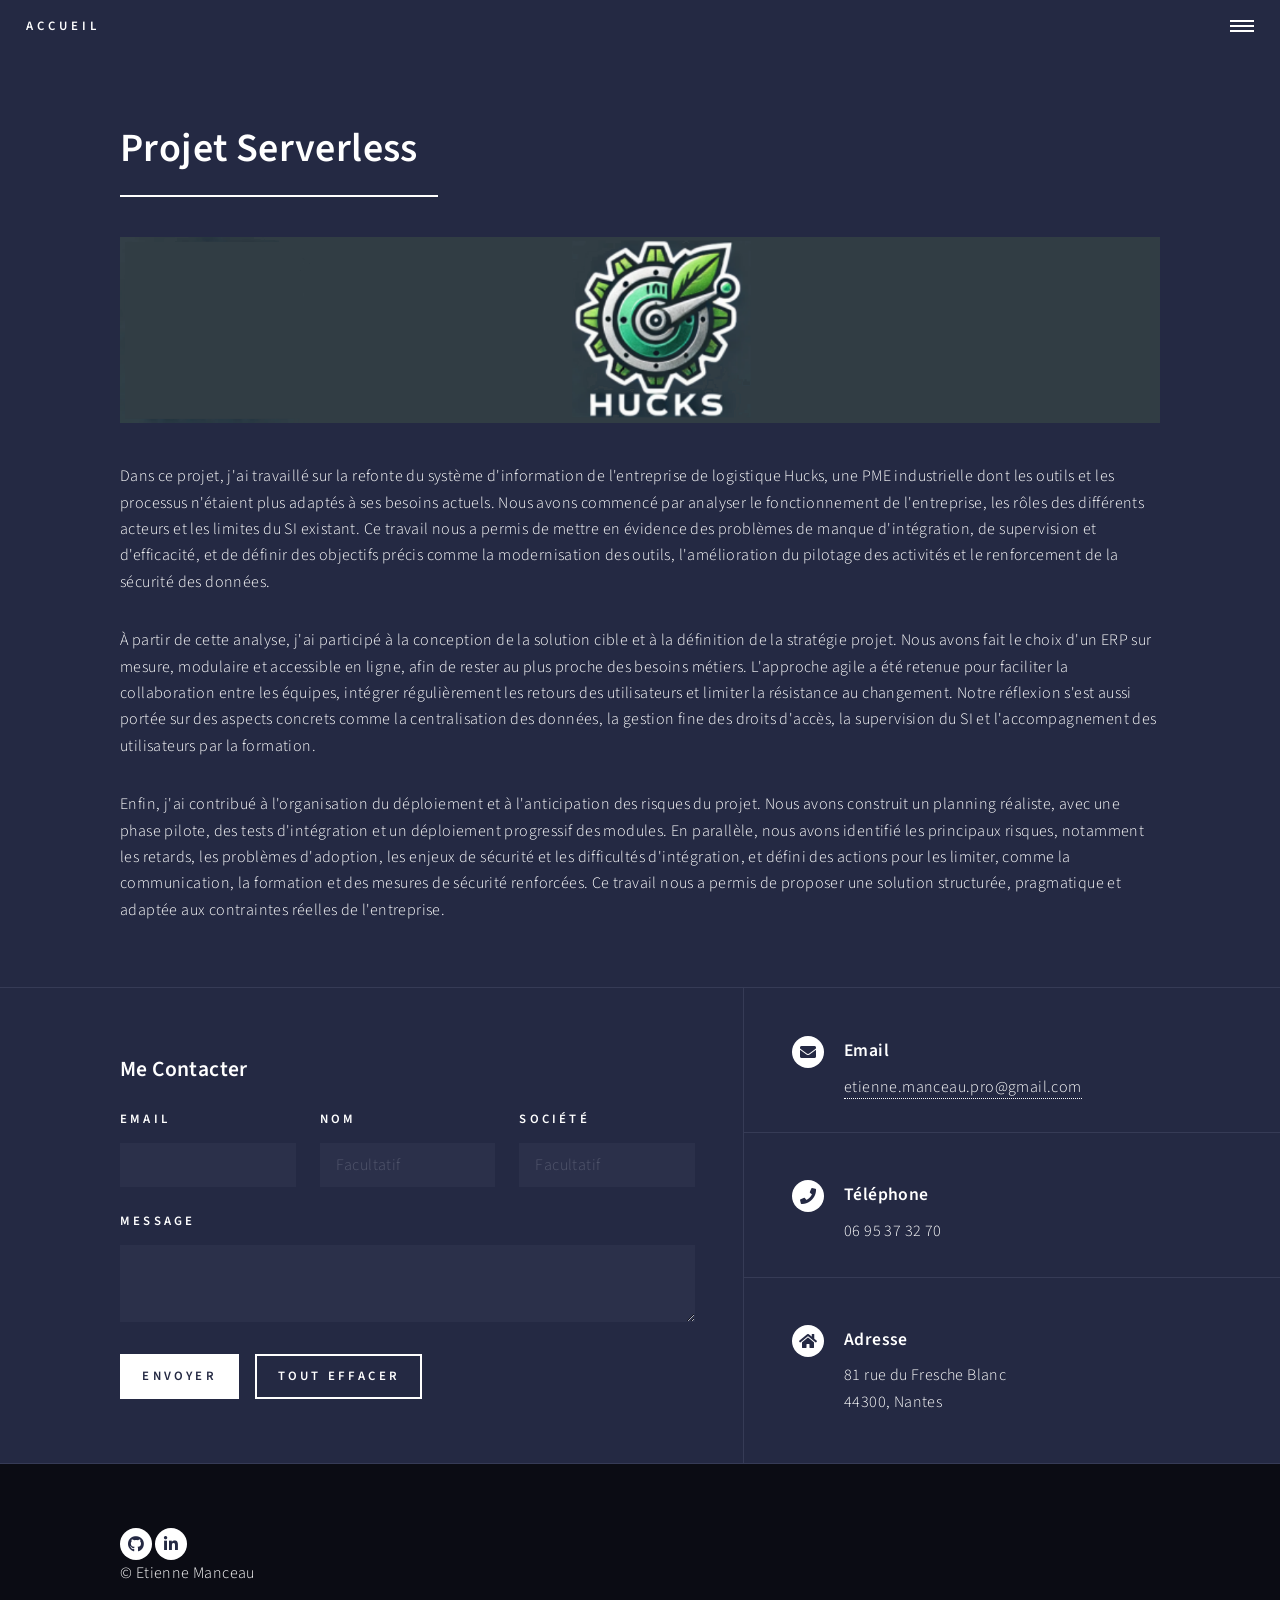
<file: projetServerless.html>
<!DOCTYPE HTML>
<!--
	Forty by HTML5 UP
	html5up.net | @ajlkn
	Free for personal and commercial use under the CCA 3.0 license (html5up.net/license)
-->
<html>

<head>
	<title>Portfolio Etienne Manceau - Projet Serverless</title>
	<meta charset="utf-8" />
	<meta name="viewport" content="width=device-width, initial-scale=1, user-scalable=no" />
	<link rel="stylesheet" href="assets/css/main.css" />
	<noscript>
		<link rel="stylesheet" href="assets/css/noscript.css" />
	</noscript>
</head>

<body class="is-preload">

	<!-- Wrapper -->
	<div id="wrapper">

		<!-- Header -->
		<header id="header" class="alt style2">
			<nav>
				<a href="index.html">Accueil</a>
				<a href="#menu"></a>
			</nav>
		</header>

		<!-- Menu -->
		<nav id="menu">
			<ul class="actions stacked">
				<li><a href="index.html" class="button primary fit small">Accueil</a></li>
				<li><a href="projetSopra.html" class="button fit small">Sopra Steria</a></li>
				<li><a href="projetServerless.html" class="button fit small">Projet Serverless</a></li>
				<li><a href="projetKElektronik.html" class="button fit small">Projet K-Elektronik</a></li>
			</ul>
		</nav>

		<!-- Main -->
		<div id="main" class="alt">

			<!-- One -->
			<section id="one">
				<div class="inner">
					<header class="major">
						<h1>Projet Serverless</h1>
					</header>
					<span class="image main"><img src="images/MSPR serverless/logoHucks.png"/></span>
					<p>Dans ce projet, j'ai travaillé sur la refonte du système d'information de
						l'entreprise de logistique Hucks, une PME industrielle dont les outils et les processus
						n'étaient plus adaptés à ses besoins actuels.
						Nous avons commencé par analyser le fonctionnement de l'entreprise, les
						rôles des différents acteurs et les limites du SI existant. Ce travail nous a permis de mettre
						en évidence des problèmes de manque d'intégration, de supervision et d'efficacité, et de définir
						des objectifs précis comme la modernisation des outils, l'amélioration du pilotage des activités
						et le renforcement de la sécurité des données.</p>

					<p>À partir de cette analyse, j'ai participé à la conception de la solution cible et à la
						définition de la stratégie projet. Nous avons fait le choix d'un ERP sur mesure, modulaire et
						accessible en ligne, afin de rester au plus proche des besoins métiers. L'approche agile a été
						retenue pour faciliter la collaboration entre les équipes, intégrer régulièrement les retours
						des utilisateurs et limiter la résistance au changement. Notre réflexion s'est aussi portée sur
						des aspects concrets comme la centralisation des données, la gestion fine des droits d'accès, la
						supervision du SI et l'accompagnement des utilisateurs par la formation.</p>

					<p>Enfin, j'ai contribué à l'organisation du déploiement et à l'anticipation des risques du projet.
						Nous avons construit un planning réaliste, avec une phase pilote, des tests d'intégration et un
						déploiement progressif des modules. En parallèle, nous avons identifié les principaux risques,
						notamment les retards, les problèmes d'adoption, les enjeux de sécurité et les difficultés
						d'intégration, et défini des actions pour les limiter, comme la communication, la formation et
						des mesures de sécurité renforcées. Ce travail nous a permis de proposer une solution
						structurée, pragmatique et adaptée aux contraintes réelles de l'entreprise.</p>
				</div>
			</section>

		</div>

		<!-- Contact -->
		<section id="contact">
			<div class="inner">
				<section>
					<form method="POST" action="https://formspree.io/f/xyzelzve">
						<h3>Me Contacter</h3>
						<div class="fields">
							<div class="field third half">
								<label for="email">Email</label>
								<input type="text" name="email" id="email" />
							</div>
							<div class="field third half">
								<label for="name">Nom</label>
								<input type="text" name="name" id="name" placeholder="Facultatif" />
							</div>
							<div class="field third half">
								<label for="company">Société</label>
								<input type="text" name="company" id="company" placeholder="Facultatif" />
							</div>
							<div class="field">
								<label for="message">Message</label>
								<textarea name="message" id="message" rows="2"></textarea>
							</div>
						</div>
						<input type="hidden" name="domain" value="emanceau.com" />
						<ul class="actions">
							<li><input type="submit" value="Envoyer" class="primary" /></li>
							<li><input type="reset" value="Tout Effacer" /></li>
						</ul>
					</form>
				</section>
				<section class="split">
					<section>
						<div class="contact-method">
							<span class="icon solid alt fa-envelope"></span>
							<h4>Email</h4>
							<a href="mailto:etienne.manceau.pro@gmail.com">etienne.manceau.pro@gmail.com</a>
						</div>
					</section>
					<section>
						<div class="contact-method">
							<span class="icon solid alt fa-phone"></span>
							<h4>Téléphone</h4>
							<span>06 95 37 32 70</span>
						</div>
					</section>
					<section>
						<div class="contact-method">
							<span class="icon solid alt fa-home"></span>
							<h4>Adresse</h4>
							<span>81 rue du Fresche Blanc<br />
								44300, Nantes</span>
						</div>
					</section>
			</div>
		</section>

		<!-- Footer -->
		<footer id="footer">
			<div id="footer-custom" class="inner">
				<a href="https://github.com/EtienneManceau" class="icon brands alt fa-github"><span
						class="label">GitHub</span></a>
				<a href="https://www.linkedin.com/in/etienne-manceau-3ba241175/"
					class="icon brands alt fa-linkedin-in"><span class="label">LinkedIn</span></a>
				<br>&copy; Etienne Manceau
			</div>
		</footer>

	</div>

	<!-- Scripts -->
	<script src="assets/js/jquery.min.js"></script>
	<script src="assets/js/jquery.scrolly.min.js"></script>
	<script src="assets/js/jquery.scrollex.min.js"></script>
	<script src="assets/js/browser.min.js"></script>
	<script src="assets/js/breakpoints.min.js"></script>
	<script src="assets/js/util.js"></script>
	<script src="assets/js/main.js"></script>

</body>

</html>
</file>
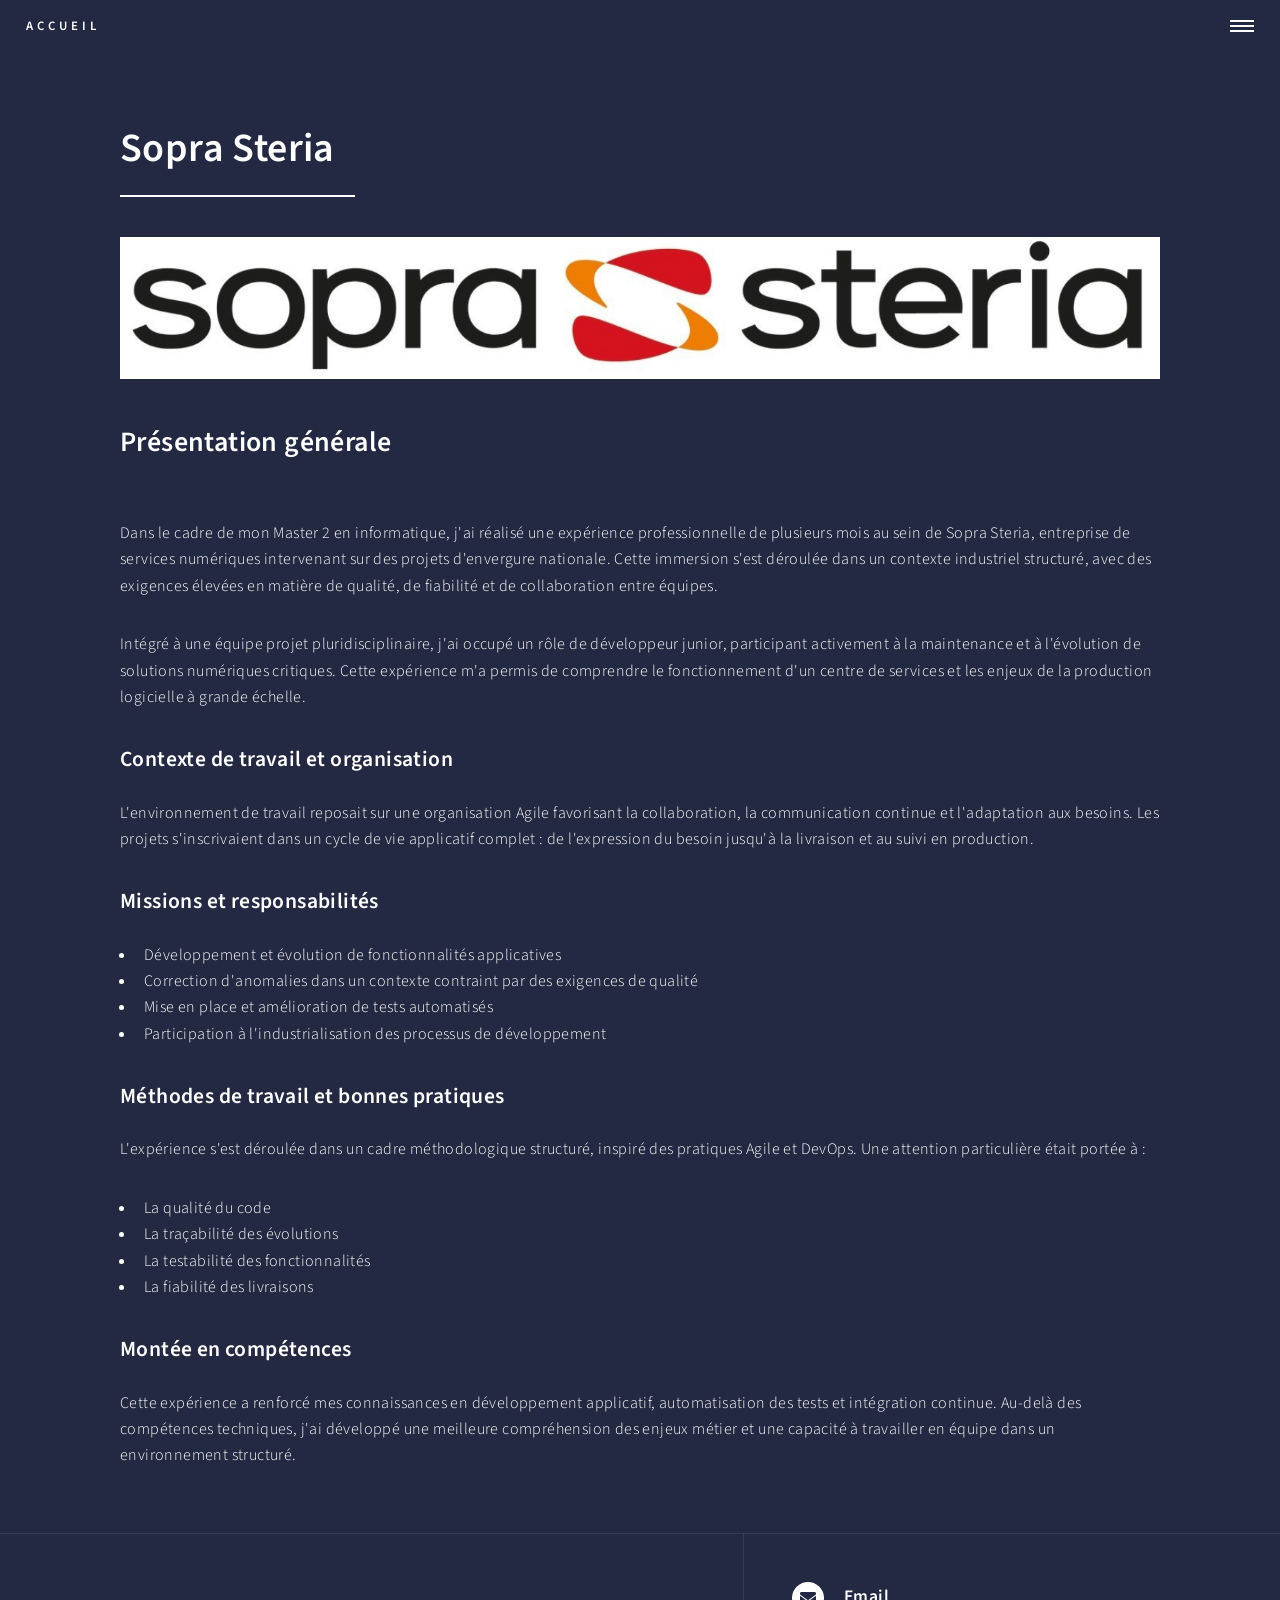
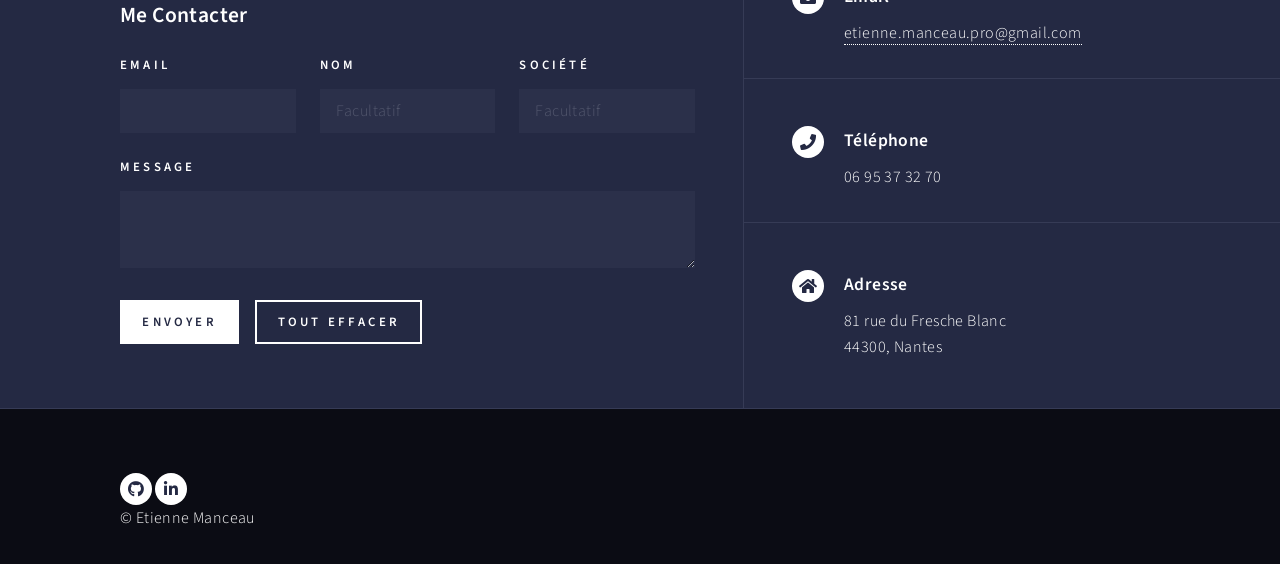
<file: projetSopra.html>
<!DOCTYPE HTML>
<!--
	Forty by HTML5 UP
	html5up.net | @ajlkn
	Free for personal and commercial use under the CCA 3.0 license (html5up.net/license)
-->
<html>

<head>
	<title>Portfolio Etienne Manceau - Sopra Steria</title>
	<meta charset="utf-8" />
	<meta name="viewport" content="width=device-width, initial-scale=1, user-scalable=no" />
	<link rel="stylesheet" href="assets/css/main.css" />
	<noscript>
		<link rel="stylesheet" href="assets/css/noscript.css" />
	</noscript>
</head>

<body class="is-preload">

	<!-- Wrapper -->
	<div id="wrapper">

		<!-- Header -->
		<header id="header" class="alt style2">
			<nav>
				<a href="index.html">Accueil</a>
				<a href="#menu"></a>
			</nav>
		</header>

		<!-- Menu -->
		<nav id="menu">
			<ul class="actions stacked">
				<li><a href="index.html" class="button primary fit small">Accueil</a></li>
				<li><a href="projetSopra.html" class="button fit small">Sopra Steria</a></li>
				<li><a href="projetServerless.html" class="button fit small">Projet Serverless</a></li>
				<li><a href="projetKElektronik.html" class="button fit small">Projet K-Elektronik</a></li>
			</ul>
		</nav>

		<!-- Main -->
		<div id="main" class="alt">

			<!-- One -->
			<section id="one">
				<div class="inner">
					<header class="major">
						<h1>Sopra Steria</h1>
					</header>
					<span class="image main"><img src="images/sopra/logoSopra.png" /></span>
					<p>
					<h2>Présentation générale</h2><br>
					Dans le cadre de mon Master 2 en informatique, j'ai réalisé une expérience professionnelle de
					plusieurs mois au sein de Sopra Steria, entreprise de services numériques intervenant sur des
					projets d'envergure nationale. Cette immersion s'est déroulée dans un contexte industriel structuré,
					avec des exigences élevées en matière de qualité, de fiabilité et de collaboration entre équipes.
					</p>

					<p>
						Intégré à une équipe projet pluridisciplinaire, j'ai occupé un rôle de développeur junior,
						participant activement à la maintenance et à l'évolution de solutions numériques critiques.
						Cette expérience m'a permis de comprendre le fonctionnement d'un centre de services et les
						enjeux de la production logicielle à grande échelle.
					</p>

					<h3>Contexte de travail et organisation</h3>
					<p>
						L'environnement de travail reposait sur une organisation Agile favorisant la collaboration, la
						communication continue et l'adaptation aux besoins. Les projets s'inscrivaient dans un cycle de
						vie applicatif complet : de l'expression du besoin jusqu'à la livraison et au suivi en
						production.
					</p>

					<h3>Missions et responsabilités</h3>
					<ul>
						<li>Développement et évolution de fonctionnalités applicatives</li>
						<li>Correction d'anomalies dans un contexte contraint par des exigences de qualité</li>
						<li>Mise en place et amélioration de tests automatisés</li>
						<li>Participation à l'industrialisation des processus de développement</li>
					</ul>

					<h3>Méthodes de travail et bonnes pratiques</h3>
					<p>
						L'expérience s'est déroulée dans un cadre méthodologique structuré, inspiré des pratiques Agile
						et DevOps. Une attention particulière était portée à :
					</p>
					<ul>
						<li>La qualité du code</li>
						<li>La traçabilité des évolutions</li>
						<li>La testabilité des fonctionnalités</li>
						<li>La fiabilité des livraisons</li>
					</ul>

					<h3>Montée en compétences</h3>
					<p>
						Cette expérience a renforcé mes connaissances en développement applicatif, automatisation des
						tests et intégration continue. Au-delà des compétences techniques, j'ai développé une meilleure
						compréhension des enjeux métier et une capacité à travailler en équipe dans un environnement
						structuré.
					</p>
				</div>
			</section>

		</div>

		<!-- Contact -->
		<section id="contact">
			<div class="inner">
				<section>
					<form method="POST" action="https://formspree.io/f/xyzelzve">
						<h3>Me Contacter</h3>
						<div class="fields">
							<div class="field third half">
								<label for="email">Email</label>
								<input type="text" name="email" id="email" />
							</div>
							<div class="field third half">
								<label for="name">Nom</label>
								<input type="text" name="name" id="name" placeholder="Facultatif" />
							</div>
							<div class="field third half">
								<label for="company">Société</label>
								<input type="text" name="company" id="company" placeholder="Facultatif" />
							</div>
							<div class="field">
								<label for="message">Message</label>
								<textarea name="message" id="message" rows="2"></textarea>
							</div>
						</div>
						<input type="hidden" name="domain" value="emanceau.com" />
						<ul class="actions">
							<li><input type="submit" value="Envoyer" class="primary" /></li>
							<li><input type="reset" value="Tout Effacer" /></li>
						</ul>
					</form>
				</section>
				<section class="split">
					<section>
						<div class="contact-method">
							<span class="icon solid alt fa-envelope"></span>
							<h4>Email</h4>
							<a href="mailto:etienne.manceau.pro@gmail.com">etienne.manceau.pro@gmail.com</a>
						</div>
					</section>
					<section>
						<div class="contact-method">
							<span class="icon solid alt fa-phone"></span>
							<h4>Téléphone</h4>
							<span>06 95 37 32 70</span>
						</div>
					</section>
					<section>
						<div class="contact-method">
							<span class="icon solid alt fa-home"></span>
							<h4>Adresse</h4>
							<span>81 rue du Fresche Blanc<br />
								44300, Nantes</span>
						</div>
					</section>
			</div>
		</section>

		<!-- Footer -->
		<footer id="footer">
			<div id="footer-custom" class="inner">
				<a href="https://github.com/EtienneManceau" class="icon brands alt fa-github"><span
						class="label">GitHub</span></a>
				<a href="https://www.linkedin.com/in/etienne-manceau-3ba241175/"
					class="icon brands alt fa-linkedin-in"><span class="label">LinkedIn</span></a>
				<br>&copy; Etienne Manceau
			</div>
		</footer>

	</div>

	<!-- Scripts -->
	<script src="assets/js/jquery.min.js"></script>
	<script src="assets/js/jquery.scrolly.min.js"></script>
	<script src="assets/js/jquery.scrollex.min.js"></script>
	<script src="assets/js/browser.min.js"></script>
	<script src="assets/js/breakpoints.min.js"></script>
	<script src="assets/js/util.js"></script>
	<script src="assets/js/main.js"></script>

</body>

</html>
</file>
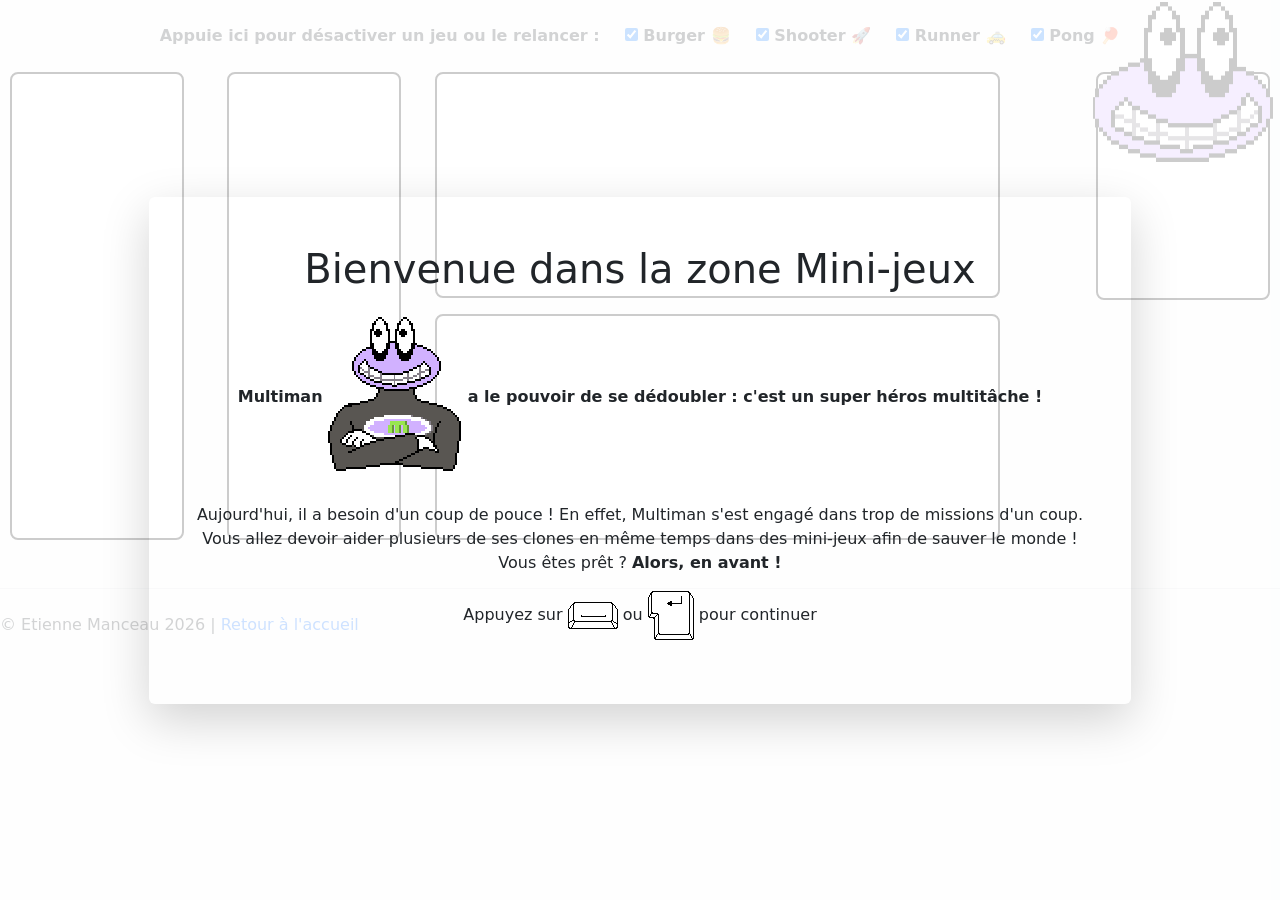
<file: secret.html>
<!DOCTYPE html>
<html lang="fr">
<head>
  <meta charset="UTF-8" />
  <meta name="viewport" content="width=device-width, initial-scale=1.0" />
  <title>Portfolio Etienne Manceau - Page secrète</title>
  <link href="https://cdn.jsdelivr.net/npm/bootstrap@5.3.2/dist/css/bootstrap.min.css" rel="stylesheet">
  <link rel="stylesheet" href="assets/css/games.css" />
</head>
<body class="bg-light text-dark">
  <!-- <header>
    <nav class="navbar navbar-expand-lg navbar-light bg-body border-bottom">
      <div class="container">
        <a class="navbar-brand" href="index.html">Accueil</a>
        <button id = "home-button" class="navbar-toggler" type="button" data-bs-toggle="collapse" data-bs-target="#navbarNav">
          <span class="navbar-toggler-icon"></span>
        </button>
        <div class="collapse navbar-collapse" id="navbarNav">
          <ul class="navbar-nav me-auto">
            <li class="nav-item"><a class="nav-link" href="projets.html">Mes Expériences</a></li>
            <li class="nav-item"><a class="nav-link" href="veille.html">Veille Technologique</a></li>
            <li class="nav-item"><a class="nav-link" href="minijeux.html">Mini-jeux</a></li>
          </ul>
          <button id="theme-toggle" class="btn btn-outline-secondary btn-sm"> 🌙 </button>
        </div>
      </div>
    </nav>
  </header> -->
  <br>
  <div id="game-selection" class="text-center mb-4 position-relative">
    <div class="game-buttons">
      <label><h7>Appuie ici pour désactiver un jeu ou le relancer : </h7></label>
      <label><input type="checkbox" checked id="burger-toggle" onchange="syncCheckboxes('burger-toggle'); this.blur();"> Burger 🍔 </label>
      <label><input type="checkbox" checked id="shooter-toggle" onchange="syncCheckboxes('shooter-toggle'); this.blur();"> Shooter 🚀 </label>
      <label><input type="checkbox" checked id="runner-toggle" onchange="syncCheckboxes('runner-toggle'); this.blur();"> Runner 🚕 </label>
      <label><input type="checkbox" checked id="pong-toggle" onchange="syncCheckboxes('pong-toggle'); this.blur();"> Pong 🏓 </label>
    </div>
  </div>
  
    <div name="games" class="row g-4">
      <!-- Burger -->
      <div id="burger-container" class="col-2 d-flex justify-content-center game-box">
        <canvas id="burger" class="game-canvas-vertical"></canvas>
      </div>

      <!-- Shooter -->
      <div id="shooter-container" class="col-2 d-flex justify-content-center game-box">
        <canvas id="shooter" class="game-canvas-vertical"></canvas>
      </div>

      <!-- Runner et Pong -->
      <div class="col-6">
        <div id="runner-container" class="col-12 game-box mb-3">
          <canvas id="runner" class="game-canvas-horizontal"></canvas>
        </div>
        <div id="pong-container" class="col-12 game-box">
          <canvas id="pong" class="game-canvas-horizontal"></canvas>
        </div>
      </div>

      <!-- Scoreboard -->
      <div id="scoreboards-container" class="col-2 d-flex justify-content-center game-box position-relative margin-top-3">
        <img id="face" src="assets/minijeux/multiman-face.png" alt="face" class="img-fluid position-absolute" style="width: 180px; height: 160px; top: -15%; z-index: 1;">
        <canvas id="scoreboard" class="game-canvas-vertical" style="height: 48.8%; z-index: 0;"></canvas>
      </div>
      
<!-- Zone Hall of Fame -->
<!-- <div id="hall-of-fame" class="container my-4">
  <h3>🏆 Hall of Fame</h3>
  <div id="hof-list" class="row g-3"></div>
</div> -->

<!-- Popup -->
<!-- <div id="popup-form" class="popup d-none">
  <div class="popup-content">
    <h4>🥇 Nouveau record !</h4>
    <p>Entre ton pseudo et choisis une image</p>
    <input type="text" id="hof-pseudo" placeholder="Ton pseudo" class="form-control mb-2" />
    <input type="file" id="hof-image" accept="image/*" class="form-control mb-2" />
    <button id="submit-hof" class="btn btn-success w-100">Envoyer</button>
  </div>
</div> -->
      <!-- Hall of Fame -->
      <!-- <div id="hallOfFame-container" class="col-2 d-flex justify-content-center game-box position-relative mt-3">
            <canvas id="hallOfFame" class="game-canvas-vertical" style="height: 48.8%; z-index: 0;"></canvas>
          </div> -->
    </div>

  <div id="tutorialOverlay" class="overlay d-flex flex-column justify-content-center align-items-center text-center">
    <!-- Popup 1 -->
    <div id="popup1" class="popup-box p-5 rounded shadow-lg" style="max-width: 1000px; top: 5%;">
        <h1 class="mb-4">Bienvenue dans la zone Mini-jeux</h1>
        <p class="mt-3" style="text-align: center;">
        <strong>Multiman <img src="assets/minijeux/multiman-sprite.png" alt="Multiman" class="img-fluid mb-2"> a le pouvoir de se dédoubler : c'est un super héros multitâche !</strong><br>
          <br>
          Aujourd'hui, il a besoin d'un coup de pouce ! En effet, Multiman s'est engagé dans trop de missions d'un coup.<br>
          Vous allez devoir aider plusieurs de ses clones en même temps dans des mini-jeux afin de sauver le monde !<br>
          Vous êtes prêt ? <strong>Alors, en avant !</strong>
        </p>
      <p class="mt-3 blinking-text">Appuyez sur <img src="assets/minijeux/spacebar-sprite.svg"> ou <img src="assets/minijeux/entry-sprite.svg"> pour continuer</p>
    </div>

    <!-- Popup 2 -->
    <div id="popup2" class="popup-box p-4 rounded shadow-lg position-absolute d-none" style="max-width: 400px; top: 45%; left: 14%; transform: translateY(-50%);">
      <h4>🍔 Burger </h4>
      <p><strong>Multiman a accepté d'aider son voisin pour la journée. Celui-ci travaille dans un restaurant qui fait les plus gros burgers de la ville!</strong></p>
      <p>Utilisez les touches <img src="assets/minijeux/A-sprite.svg"> <img src="assets/minijeux/Z-sprite.svg"> <img src="assets/minijeux/E-sprite.svg"> et <img src="assets/minijeux/R-sprite.svg"> pour préparer un énorme burger.<br>
      <small><i>Vous êtes récompensé en enchaînant les bonnes touches !</i></small></p>
      <p class="mt-2 blinking-text">Appuyez sur <img src="assets/minijeux/spacebar-sprite.svg"> ou <img src="assets/minijeux/entry-sprite.svg"> pour continuer</p>
    </div>

    <!-- Popup 3 -->
    <div id="popup3" class="popup-box p-4 rounded shadow-lg position-absolute d-none" style="max-width: 400px; top: 45%; left: 31%; transform: translateY(-50%);">
      <h4>🚀 Shooter</h4>
      <p><strong>Multiman a reçu un appel de la Maison Blanche. Il doit se rendre dans la Thermosphère <small><i>(qui enveloppe la Terre)</i></small> pour nous défendre contre une invasion d'aliens!</strong></p>
      <p>Utilisez <img src="assets/minijeux/sidearrows-sprite.svg"> pour vous déplacer. Tirez sur les aliens pour marquer des points !<br>
      <small><i>Attention, ils sont de plus en plus dangereux !</i></small></p>
      <p class="mt-2 blinking-text">Appuyez sur <img src="assets/minijeux/spacebar-sprite.svg"> ou <img src="assets/minijeux/entry-sprite.svg"> pour continuer</p>
    </div>

    <!-- Popup 4 -->
    <div id="popup4" class="popup-box p-5 rounded shadow-lg position-absolute d-none" style="width: 35%; max-width: none; top: 65%; left: 60%; transform: translate(-50%, -50%);">
      <h4>🚕 Runner</h4>
      <p><strong>Multiman doit vite se rendre à l'aéroport pour aider des gens à porter leurs bagages. Malheureusement l'aéroport est à l'autre bout de la ville!</strong></p>
      <p>Utilisez <img src="assets/minijeux/spacebar-sprite.svg"> pour sauter par-dessus les obstacles et courir le plus loin possible.<br>
      <small><i>La touche <img src="assets/minijeux/downarrow-sprite.svg"> peut s'avérer pratique, mais attention elle sert dans un autre jeu !</i></small></p>
      <p class="mt-3 blinking-text">Appuyez sur <img src="assets/minijeux/spacebar-sprite.svg"> ou <img src="assets/minijeux/entry-sprite.svg"> pour continuer</p>
    </div>

    <!-- Popup 5 -->
    <div id="popup5" class="popup-box p-5 rounded shadow-lg position-absolute d-none" style="width: 35%; max-width: none; top: 38%; left: 60%; transform: translate(-50%, -50%);">
      <h4>🏓 Pong</h4>
      <p>Utilise <img src="assets/minijeux/verticalarrows-sprite.svg"> pour contrôler ta raquette et renvoyer la balle. Vise le but en face, ça pourrait t'aider !</p>
      <p class="mt-3 blinking-text">Appuyez sur <img src="assets/minijeux/spacebar-sprite.svg"> ou <img src="assets/minijeux/entry-sprite.svg"> pour continuer</p>
    </div>

    <!-- Popup 6 -->
    <div id="popup6" class="popup-box p-5 rounded shadow-lg d-none" style="max-width: 1000px;">
      <div id="game-selection-overlay" class="text-center mb-4">
        <h1 class="mb-4">🎮 Sélection des missions 🎮</h1>
      <div class="game-buttons">
        <label><input type="checkbox" role="switch" checked id="burger-toggle-overlay" onchange="syncCheckboxes('burger-toggle-overlay')"> Burger 🍔 </label>
        <label><input type="checkbox" role="switch" checked id="shooter-toggle-overlay" onchange="syncCheckboxes('shooter-toggle-overlay')"> Shooter 🚀 </label>
        <label><input type="checkbox" role="switch" checked id="runner-toggle-overlay" onchange="syncCheckboxes('runner-toggle-overlay')"> Runner 🚕 </label>
        <label><input type="checkbox" role="switch" checked id="pong-toggle-overlay" onchange="syncCheckboxes('pong-toggle-overlay')"> Pong 🏓 </label>
      </div>
      <div class="difficulty-buttons mt-4">
        <label><input type="radio" name="difficulty" id="easy-mode" checked onchange="this.blur();"> 🟢 Facile 🟢 </label>
        <label><input type="radio" name="difficulty" id="normal-mode" onchange="this.blur();"> 🟡 Normal 🟡 </label>
        <label><input type="radio" name="difficulty" id="hard-mode" onchange="this.blur();"> 🔴 Compliqué 🔴 </label>
      </div>
      <!-- <p class="mt-3" style="text-align: center;">
        <strong>Rappel des contrôles :</strong><br>
        <strong>Burger</strong>: <img src="assets/minijeux/A-sprite.svg"> <img src="assets/minijeux/Z-sprite.svg"> <img src="assets/minijeux/E-sprite.svg"> <img src="assets/minijeux/R-sprite.svg"><br>
        <strong>Shooter</strong>: <img src="assets/minijeux/sidearrows-sprite.svg"><br>
        <strong>Runner</strong>: <img src="assets/minijeux/spacebar-sprite.svg"> <img src="assets/minijeux/downarrow-sprite.svg"><br>
        <strong>Pong</strong>: <img src="assets/minijeux/verticalarrows-sprite.svg"><br><br>
        <small style="font-size: 0.8rem; color: gray; font-style: italic; transform: rotate(-10deg); display: inline-block;"> Un conseil : commencez vraiment par facile 😈 </small>
      </p> -->
      <button class="btn btn-primary btn-lg mt-4" onclick="closeTutorial()">Jouer</button><br><br>
      <p class="mt-3 blinking-text">Appuyez sur <img src="assets/minijeux/spacebar-sprite.svg"> ou <img src="assets/minijeux/entry-sprite.svg"> pour revoir le tutoriel</p>
      </div>
    </div>
  </div>

  <footer class="text-right py-4 border-top mt-5">
    &copy; Etienne Manceau 2026 | <a href="index.html" class="text-decoration-none">Retour à l'accueil</a>
  </footer>

  <script src="assets/js/games.js"></script>
  <script src="https://cdn.jsdelivr.net/npm/bootstrap@5.3.2/dist/js/bootstrap.bundle.min.js"></script>
</body>
</html>
</file>
<file: assets/css/noscript.css>
/*
	Forty by HTML5 UP
	html5up.net | @ajlkn
	Free for personal and commercial use under the CCA 3.0 license (html5up.net/license)
*/

/* Banner */

	body.is-preload #banner:after {
		opacity: 0.85;
	}

	body.is-preload #banner > .inner {
		-moz-filter: none;
		-webkit-filter: none;
		-ms-filter: none;
		filter: none;
		-moz-transform: none;
		-webkit-transform: none;
		-ms-transform: none;
		transform: none;
		opacity: 1;
	}
</file>
<file: assets/css/games.css>
.checkboxes {
  display: flex;
  justify-content: center;
  align-items: flex-start;
  }
  
  label {
    margin: 0 10px;
    font-weight: bold;
  }
  
  .game-box {
    background: transparent;
    position: relative;
    transition: filter 0.3s;
  }
  
  .game-box.disabled {
    cursor: not-allowed;
    pointer-events: none;
  }

  canvas {
    display: block;
    background-color: #fff;
  }
  
  .game-canvas-vertical {
    width: 90%;
    aspect-ratio: 2.5 / 6;
    border: 2px solid #000;
    border-radius: 8px;
  }
  
  .game-canvas-horizontal {
    width: 90%;
    aspect-ratio: 3 / 1.2;
    border: 2px solid #000;
    border-radius: 8px;
  }

  .overlay {
    position: fixed;
    top: 0;
    left: 0;
    width: 100%;
    height: 100%;
    background-color: rgba(255, 255, 255, 0.8);
    z-index: 9999;
    opacity: 1;
    transition: opacity 0.5s ease;
  }

  .highlight {
    background-color: rgba(255, 255, 255, 0);
    z-index: 10000;
    transition: background-color 0.3s ease;
  }
  
  .overlay.hidden {
    opacity: 0;
    pointer-events: none;
  }

  .blinking-text {
    animation: blink 2.5s infinite;
  }

  @keyframes blink {
    0%, 100% { opacity: 1; }
    50% { opacity: 0; }
  }

  #hall-of-fame {
    background-color: #f8f9fa;
    padding: 20px;
    border-radius: 12px;
  }
  body.bg-dark #hall-of-fame {
    background-color: #1c1c1e;
    color: white;
  }
  .hof-card {
    background-color: white;
    border-radius: 12px;
    padding: 10px;
    text-align: center;
    box-shadow: 0 0 10px rgba(0,0,0,0.15);
  }
  body.bg-dark .hof-card {
    background-color: #2a2a2a;
    color: white;
  }
  .hof-card img {
    width: 80px;
    height: 80px;
    object-fit: cover;
    border-radius: 50%;
    margin-bottom: 10px;
  }
  .popup {
    position: fixed;
    top: 0; left: 0;
    width: 100%; height: 100%;
    background: rgba(0,0,0,0.6);
    display: flex;
    justify-content: center;
    align-items: center;
  }
  .popup-content {
    background: white;
    padding: 20px;
    border-radius: 12px;
    width: 300px;
  }
  body.bg-dark .popup-content {
    background-color: #333;
    color: white;
  }
</file>
<file: assets/css/main.css>
@import url(fontawesome-all.min.css);
@import url("https://fonts.googleapis.com/css?family=Source+Sans+Pro:300,300italic,600,600italic");

/*
	Forty by HTML5 UP
	html5up.net | @ajlkn
	Free for personal and commercial use under the CCA 3.0 license (html5up.net/license)
*/

html,
body,
div,
span,
applet,
object,
iframe,
h1,
h2,
h3,
h4,
h5,
h6,
p,
blockquote,
pre,
a,
abbr,
acronym,
address,
big,
cite,
code,
del,
dfn,
em,
img,
ins,
kbd,
q,
s,
samp,
small,
strike,
strong,
sub,
sup,
tt,
var,
b,
u,
i,
center,
dl,
dt,
dd,
ol,
ul,
li,
fieldset,
form,
label,
legend,
table,
caption,
tbody,
tfoot,
thead,
tr,
th,
td,
article,
aside,
canvas,
details,
embed,
figure,
figcaption,
footer,
header,
hgroup,
menu,
nav,
output,
ruby,
section,
summary,
time,
mark,
audio,
video {
	margin: 0;
	padding: 0;
	border: 0;
	font-size: 100%;
	font: inherit;
	vertical-align: baseline;
}

article,
aside,
details,
figcaption,
figure,
footer,
header,
hgroup,
menu,
nav,
section {
	display: block;
}

body {
	line-height: 1;
}

ol,
ul {
	list-style: none;
}

blockquote,
q {
	quotes: none;
}

blockquote:before,
blockquote:after,
q:before,
q:after {
	content: '';
	content: none;
}

table {
	border-collapse: collapse;
	border-spacing: 0;
}

body {
	-webkit-text-size-adjust: none;
}

mark {
	background-color: transparent;
	color: inherit;
}

input::-moz-focus-inner {
	border: 0;
	padding: 0;
}

input,
select,
textarea {
	-moz-appearance: none;
	-webkit-appearance: none;
	-ms-appearance: none;
	appearance: none;
}

/* Basic */

@-ms-viewport {
	width: device-width;
}

body {
	-ms-overflow-style: scrollbar;
}

@media screen and (max-width: 480px) {

	html,
	body {
		min-width: 320px;
	}

}

html {
	box-sizing: border-box;
}

*,
*:before,
*:after {
	box-sizing: inherit;
}

body {
	background: #242943;
}

body.is-preload *,
body.is-preload *:before,
body.is-preload *:after {
	-moz-animation: none !important;
	-webkit-animation: none !important;
	-ms-animation: none !important;
	animation: none !important;
	-moz-transition: none !important;
	-webkit-transition: none !important;
	-ms-transition: none !important;
	transition: none !important;
}

/* Type */

body,
input,
select,
textarea {
	color: #ffffff;
	font-family: "Source Sans Pro", Helvetica, sans-serif;
	font-size: 17pt;
	font-weight: 300;
	letter-spacing: 0.025em;
	line-height: 1.65;
}

@media screen and (max-width: 1680px) {

	body,
	input,
	select,
	textarea {
		font-size: 14pt;
	}

}

@media screen and (max-width: 1280px) {

	body,
	input,
	select,
	textarea {
		font-size: 12pt;
	}

}

@media screen and (max-width: 360px) {

	body,
	input,
	select,
	textarea {
		font-size: 11pt;
	}

}

a {
	-moz-transition: color 0.2s ease-in-out, border-bottom-color 0.2s ease-in-out;
	-webkit-transition: color 0.2s ease-in-out, border-bottom-color 0.2s ease-in-out;
	-ms-transition: color 0.2s ease-in-out, border-bottom-color 0.2s ease-in-out;
	transition: color 0.2s ease-in-out, border-bottom-color 0.2s ease-in-out;
	border-bottom: dotted 1px;
	color: inherit;
	text-decoration: none;
}

a:hover {
	border-bottom-color: transparent;
	color: #9bf1ff !important;
}

a:active {
	color: #53e3fb !important;
}

strong,
b {
	color: #ffffff;
	font-weight: 600;
}

em,
i {
	font-style: italic;
}

p {
	margin: 0 0 2em 0;
}

h1,
h2,
h3,
h4,
h5,
h6 {
	color: #ffffff;
	font-weight: 600;
	line-height: 1.65;
	margin: 0 0 1em 0;
}

h1 a,
h2 a,
h3 a,
h4 a,
h5 a,
h6 a {
	color: inherit;
	border-bottom: 0;
}

h1 {
	font-size: 2.5em;
}

h2 {
	font-size: 1.75em;
}

h3 {
	font-size: 1.35em;
}

h4 {
	font-size: 1.1em;
}

h5 {
	font-size: 0.9em;
}

h6 {
	font-size: 0.7em;
}

@media screen and (max-width: 736px) {

	h1 {
		font-size: 2em;
	}

	h2 {
		font-size: 1.5em;
	}

	h3 {
		font-size: 1.25em;
	}

}

sub {
	font-size: 0.8em;
	position: relative;
	top: 0.5em;
}

sup {
	font-size: 0.8em;
	position: relative;
	top: -0.5em;
}

blockquote {
	border-left: solid 4px rgba(212, 212, 255, 0.1);
	font-style: italic;
	margin: 0 0 2em 0;
	padding: 0.5em 0 0.5em 2em;
}

code {
	background: rgba(212, 212, 255, 0.035);
	font-family: "Courier New", monospace;
	font-size: 0.9em;
	margin: 0 0.25em;
	padding: 0.25em 0.65em;
}

pre {
	-webkit-overflow-scrolling: touch;
	font-family: "Courier New", monospace;
	font-size: 0.9em;
	margin: 0 0 2em 0;
}

pre code {
	display: block;
	line-height: 1.75;
	padding: 1em 1.5em;
	overflow-x: auto;
}

hr {
	border: 0;
	border-bottom: solid 1px rgba(212, 212, 255, 0.1);
	margin: 2em 0;
}

hr.major {
	margin: 3em 0;
}

.align-left {
	text-align: left;
}

.align-center {
	text-align: center;
}

.align-right {
	text-align: right;
}

/* Row */

.row {
	display: flex;
	flex-wrap: wrap;
	box-sizing: border-box;
	align-items: stretch;
}

.row>* {
	box-sizing: border-box;
}

.row.gtr-uniform>*> :last-child {
	margin-bottom: 0;
}

.row.aln-left {
	justify-content: flex-start;
}

.row.aln-center {
	justify-content: center;
}

.row.aln-right {
	justify-content: flex-end;
}

.row.aln-top {
	align-items: flex-start;
}

.row.aln-middle {
	align-items: center;
}

.row.aln-bottom {
	align-items: flex-end;
}

.row>.imp {
	order: -1;
}

.row>.col-1 {
	width: 8.33333%;
}

.row>.off-1 {
	margin-left: 8.33333%;
}

.row>.col-2 {
	width: 16.66667%;
}

.row>.off-2 {
	margin-left: 16.66667%;
}

.row>.col-3 {
	width: 25%;
}

.row>.off-3 {
	margin-left: 25%;
}

.row>.col-4 {
	width: 33.33333%;
}

.row>.off-4 {
	margin-left: 33.33333%;
}

.row>.col-5 {
	width: 41.66667%;
}

.row>.off-5 {
	margin-left: 41.66667%;
}

.row>.col-6 {
	width: 50%;
}

.row>.off-6 {
	margin-left: 50%;
}

.row>.col-7 {
	width: 58.33333%;
}

.row>.off-7 {
	margin-left: 58.33333%;
}

.row>.col-8 {
	width: 66.66667%;
}

.row>.off-8 {
	margin-left: 66.66667%;
}

.row>.col-9 {
	width: 75%;
}

.row>.off-9 {
	margin-left: 75%;
}

.row>.col-10 {
	width: 83.33333%;
}

.row>.off-10 {
	margin-left: 83.33333%;
}

.row>.col-11 {
	width: 91.66667%;
}

.row>.off-11 {
	margin-left: 91.66667%;
}

.row>.col-12 {
	width: 100%;
}

.row>.off-12 {
	margin-left: 100%;
}

.row.gtr-0 {
	margin-top: 0;
	margin-left: 0em;
}

.row.gtr-0>* {
	padding: 0 0 0 0em;
}

.row.gtr-0.gtr-uniform {
	margin-top: 0em;
}

.row.gtr-0.gtr-uniform>* {
	padding-top: 0em;
}

.row.gtr-25 {
	margin-top: 0;
	margin-left: -0.5em;
}

.row.gtr-25>* {
	padding: 0 0 0 0.5em;
}

.row.gtr-25.gtr-uniform {
	margin-top: -0.5em;
}

.row.gtr-25.gtr-uniform>* {
	padding-top: 0.5em;
}

.row.gtr-50 {
	margin-top: 0;
	margin-left: -1em;
}

.row.gtr-50>* {
	padding: 0 0 0 1em;
}

.row.gtr-50.gtr-uniform {
	margin-top: -1em;
}

.row.gtr-50.gtr-uniform>* {
	padding-top: 1em;
}

.row {
	margin-top: 0;
	margin-left: -2em;
}

.row>* {
	padding: 0 0 0 2em;
}

.row.gtr-uniform {
	margin-top: -2em;
}

.row.gtr-uniform>* {
	padding-top: 2em;
}

.row.gtr-150 {
	margin-top: 0;
	margin-left: -3em;
}

.row.gtr-150>* {
	padding: 0 0 0 3em;
}

.row.gtr-150.gtr-uniform {
	margin-top: -3em;
}

.row.gtr-150.gtr-uniform>* {
	padding-top: 3em;
}

.row.gtr-200 {
	margin-top: 0;
	margin-left: -4em;
}

.row.gtr-200>* {
	padding: 0 0 0 4em;
}

.row.gtr-200.gtr-uniform {
	margin-top: -4em;
}

.row.gtr-200.gtr-uniform>* {
	padding-top: 4em;
}

@media screen and (max-width: 1680px) {

	.row {
		display: flex;
		flex-wrap: wrap;
		box-sizing: border-box;
		align-items: stretch;
	}

	.row>* {
		box-sizing: border-box;
	}

	.row.gtr-uniform>*> :last-child {
		margin-bottom: 0;
	}

	.row.aln-left {
		justify-content: flex-start;
	}

	.row.aln-center {
		justify-content: center;
	}

	.row.aln-right {
		justify-content: flex-end;
	}

	.row.aln-top {
		align-items: flex-start;
	}

	.row.aln-middle {
		align-items: center;
	}

	.row.aln-bottom {
		align-items: flex-end;
	}

	.row>.imp-xlarge {
		order: -1;
	}

	.row>.col-1-xlarge {
		width: 8.33333%;
	}

	.row>.off-1-xlarge {
		margin-left: 8.33333%;
	}

	.row>.col-2-xlarge {
		width: 16.66667%;
	}

	.row>.off-2-xlarge {
		margin-left: 16.66667%;
	}

	.row>.col-3-xlarge {
		width: 25%;
	}

	.row>.off-3-xlarge {
		margin-left: 25%;
	}

	.row>.col-4-xlarge {
		width: 33.33333%;
	}

	.row>.off-4-xlarge {
		margin-left: 33.33333%;
	}

	.row>.col-5-xlarge {
		width: 41.66667%;
	}

	.row>.off-5-xlarge {
		margin-left: 41.66667%;
	}

	.row>.col-6-xlarge {
		width: 50%;
	}

	.row>.off-6-xlarge {
		margin-left: 50%;
	}

	.row>.col-7-xlarge {
		width: 58.33333%;
	}

	.row>.off-7-xlarge {
		margin-left: 58.33333%;
	}

	.row>.col-8-xlarge {
		width: 66.66667%;
	}

	.row>.off-8-xlarge {
		margin-left: 66.66667%;
	}

	.row>.col-9-xlarge {
		width: 75%;
	}

	.row>.off-9-xlarge {
		margin-left: 75%;
	}

	.row>.col-10-xlarge {
		width: 83.33333%;
	}

	.row>.off-10-xlarge {
		margin-left: 83.33333%;
	}

	.row>.col-11-xlarge {
		width: 91.66667%;
	}

	.row>.off-11-xlarge {
		margin-left: 91.66667%;
	}

	.row>.col-12-xlarge {
		width: 100%;
	}

	.row>.off-12-xlarge {
		margin-left: 100%;
	}

	.row.gtr-0 {
		margin-top: 0;
		margin-left: 0em;
	}

	.row.gtr-0>* {
		padding: 0 0 0 0em;
	}

	.row.gtr-0.gtr-uniform {
		margin-top: 0em;
	}

	.row.gtr-0.gtr-uniform>* {
		padding-top: 0em;
	}

	.row.gtr-25 {
		margin-top: 0;
		margin-left: -0.5em;
	}

	.row.gtr-25>* {
		padding: 0 0 0 0.5em;
	}

	.row.gtr-25.gtr-uniform {
		margin-top: -0.5em;
	}

	.row.gtr-25.gtr-uniform>* {
		padding-top: 0.5em;
	}

	.row.gtr-50 {
		margin-top: 0;
		margin-left: -1em;
	}

	.row.gtr-50>* {
		padding: 0 0 0 1em;
	}

	.row.gtr-50.gtr-uniform {
		margin-top: -1em;
	}

	.row.gtr-50.gtr-uniform>* {
		padding-top: 1em;
	}

	.row {
		margin-top: 0;
		margin-left: -2em;
	}

	.row>* {
		padding: 0 0 0 2em;
	}

	.row.gtr-uniform {
		margin-top: -2em;
	}

	.row.gtr-uniform>* {
		padding-top: 2em;
	}

	.row.gtr-150 {
		margin-top: 0;
		margin-left: -3em;
	}

	.row.gtr-150>* {
		padding: 0 0 0 3em;
	}

	.row.gtr-150.gtr-uniform {
		margin-top: -3em;
	}

	.row.gtr-150.gtr-uniform>* {
		padding-top: 3em;
	}

	.row.gtr-200 {
		margin-top: 0;
		margin-left: -4em;
	}

	.row.gtr-200>* {
		padding: 0 0 0 4em;
	}

	.row.gtr-200.gtr-uniform {
		margin-top: -4em;
	}

	.row.gtr-200.gtr-uniform>* {
		padding-top: 4em;
	}

}

@media screen and (max-width: 1280px) {

	.row {
		display: flex;
		flex-wrap: wrap;
		box-sizing: border-box;
		align-items: stretch;
	}

	.row>* {
		box-sizing: border-box;
	}

	.row.gtr-uniform>*> :last-child {
		margin-bottom: 0;
	}

	.row.aln-left {
		justify-content: flex-start;
	}

	.row.aln-center {
		justify-content: center;
	}

	.row.aln-right {
		justify-content: flex-end;
	}

	.row.aln-top {
		align-items: flex-start;
	}

	.row.aln-middle {
		align-items: center;
	}

	.row.aln-bottom {
		align-items: flex-end;
	}

	.row>.imp-large {
		order: -1;
	}

	.row>.col-1-large {
		width: 8.33333%;
	}

	.row>.off-1-large {
		margin-left: 8.33333%;
	}

	.row>.col-2-large {
		width: 16.66667%;
	}

	.row>.off-2-large {
		margin-left: 16.66667%;
	}

	.row>.col-3-large {
		width: 25%;
	}

	.row>.off-3-large {
		margin-left: 25%;
	}

	.row>.col-4-large {
		width: 33.33333%;
	}

	.row>.off-4-large {
		margin-left: 33.33333%;
	}

	.row>.col-5-large {
		width: 41.66667%;
	}

	.row>.off-5-large {
		margin-left: 41.66667%;
	}

	.row>.col-6-large {
		width: 50%;
	}

	.row>.off-6-large {
		margin-left: 50%;
	}

	.row>.col-7-large {
		width: 58.33333%;
	}

	.row>.off-7-large {
		margin-left: 58.33333%;
	}

	.row>.col-8-large {
		width: 66.66667%;
	}

	.row>.off-8-large {
		margin-left: 66.66667%;
	}

	.row>.col-9-large {
		width: 75%;
	}

	.row>.off-9-large {
		margin-left: 75%;
	}

	.row>.col-10-large {
		width: 83.33333%;
	}

	.row>.off-10-large {
		margin-left: 83.33333%;
	}

	.row>.col-11-large {
		width: 91.66667%;
	}

	.row>.off-11-large {
		margin-left: 91.66667%;
	}

	.row>.col-12-large {
		width: 100%;
	}

	.row>.off-12-large {
		margin-left: 100%;
	}

	.row.gtr-0 {
		margin-top: 0;
		margin-left: 0em;
	}

	.row.gtr-0>* {
		padding: 0 0 0 0em;
	}

	.row.gtr-0.gtr-uniform {
		margin-top: 0em;
	}

	.row.gtr-0.gtr-uniform>* {
		padding-top: 0em;
	}

	.row.gtr-25 {
		margin-top: 0;
		margin-left: -0.375em;
	}

	.row.gtr-25>* {
		padding: 0 0 0 0.375em;
	}

	.row.gtr-25.gtr-uniform {
		margin-top: -0.375em;
	}

	.row.gtr-25.gtr-uniform>* {
		padding-top: 0.375em;
	}

	.row.gtr-50 {
		margin-top: 0;
		margin-left: -0.75em;
	}

	.row.gtr-50>* {
		padding: 0 0 0 0.75em;
	}

	.row.gtr-50.gtr-uniform {
		margin-top: -0.75em;
	}

	.row.gtr-50.gtr-uniform>* {
		padding-top: 0.75em;
	}

	.row {
		margin-top: 0;
		margin-left: -1.5em;
	}

	.row>* {
		padding: 0 0 0 1.5em;
	}

	.row.gtr-uniform {
		margin-top: -1.5em;
	}

	.row.gtr-uniform>* {
		padding-top: 1.5em;
	}

	.row.gtr-150 {
		margin-top: 0;
		margin-left: -2.25em;
	}

	.row.gtr-150>* {
		padding: 0 0 0 2.25em;
	}

	.row.gtr-150.gtr-uniform {
		margin-top: -2.25em;
	}

	.row.gtr-150.gtr-uniform>* {
		padding-top: 2.25em;
	}

	.row.gtr-200 {
		margin-top: 0;
		margin-left: -3em;
	}

	.row.gtr-200>* {
		padding: 0 0 0 3em;
	}

	.row.gtr-200.gtr-uniform {
		margin-top: -3em;
	}

	.row.gtr-200.gtr-uniform>* {
		padding-top: 3em;
	}

}

@media screen and (max-width: 980px) {

	.row {
		display: flex;
		flex-wrap: wrap;
		box-sizing: border-box;
		align-items: stretch;
	}

	.row>* {
		box-sizing: border-box;
	}

	.row.gtr-uniform>*> :last-child {
		margin-bottom: 0;
	}

	.row.aln-left {
		justify-content: flex-start;
	}

	.row.aln-center {
		justify-content: center;
	}

	.row.aln-right {
		justify-content: flex-end;
	}

	.row.aln-top {
		align-items: flex-start;
	}

	.row.aln-middle {
		align-items: center;
	}

	.row.aln-bottom {
		align-items: flex-end;
	}

	.row>.imp-medium {
		order: -1;
	}

	.row>.col-1-medium {
		width: 8.33333%;
	}

	.row>.off-1-medium {
		margin-left: 8.33333%;
	}

	.row>.col-2-medium {
		width: 16.66667%;
	}

	.row>.off-2-medium {
		margin-left: 16.66667%;
	}

	.row>.col-3-medium {
		width: 25%;
	}

	.row>.off-3-medium {
		margin-left: 25%;
	}

	.row>.col-4-medium {
		width: 33.33333%;
	}

	.row>.off-4-medium {
		margin-left: 33.33333%;
	}

	.row>.col-5-medium {
		width: 41.66667%;
	}

	.row>.off-5-medium {
		margin-left: 41.66667%;
	}

	.row>.col-6-medium {
		width: 50%;
	}

	.row>.off-6-medium {
		margin-left: 50%;
	}

	.row>.col-7-medium {
		width: 58.33333%;
	}

	.row>.off-7-medium {
		margin-left: 58.33333%;
	}

	.row>.col-8-medium {
		width: 66.66667%;
	}

	.row>.off-8-medium {
		margin-left: 66.66667%;
	}

	.row>.col-9-medium {
		width: 75%;
	}

	.row>.off-9-medium {
		margin-left: 75%;
	}

	.row>.col-10-medium {
		width: 83.33333%;
	}

	.row>.off-10-medium {
		margin-left: 83.33333%;
	}

	.row>.col-11-medium {
		width: 91.66667%;
	}

	.row>.off-11-medium {
		margin-left: 91.66667%;
	}

	.row>.col-12-medium {
		width: 100%;
	}

	.row>.off-12-medium {
		margin-left: 100%;
	}

	.row.gtr-0 {
		margin-top: 0;
		margin-left: 0em;
	}

	.row.gtr-0>* {
		padding: 0 0 0 0em;
	}

	.row.gtr-0.gtr-uniform {
		margin-top: 0em;
	}

	.row.gtr-0.gtr-uniform>* {
		padding-top: 0em;
	}

	.row.gtr-25 {
		margin-top: 0;
		margin-left: -0.375em;
	}

	.row.gtr-25>* {
		padding: 0 0 0 0.375em;
	}

	.row.gtr-25.gtr-uniform {
		margin-top: -0.375em;
	}

	.row.gtr-25.gtr-uniform>* {
		padding-top: 0.375em;
	}

	.row.gtr-50 {
		margin-top: 0;
		margin-left: -0.75em;
	}

	.row.gtr-50>* {
		padding: 0 0 0 0.75em;
	}

	.row.gtr-50.gtr-uniform {
		margin-top: -0.75em;
	}

	.row.gtr-50.gtr-uniform>* {
		padding-top: 0.75em;
	}

	.row {
		margin-top: 0;
		margin-left: -1.5em;
	}

	.row>* {
		padding: 0 0 0 1.5em;
	}

	.row.gtr-uniform {
		margin-top: -1.5em;
	}

	.row.gtr-uniform>* {
		padding-top: 1.5em;
	}

	.row.gtr-150 {
		margin-top: 0;
		margin-left: -2.25em;
	}

	.row.gtr-150>* {
		padding: 0 0 0 2.25em;
	}

	.row.gtr-150.gtr-uniform {
		margin-top: -2.25em;
	}

	.row.gtr-150.gtr-uniform>* {
		padding-top: 2.25em;
	}

	.row.gtr-200 {
		margin-top: 0;
		margin-left: -3em;
	}

	.row.gtr-200>* {
		padding: 0 0 0 3em;
	}

	.row.gtr-200.gtr-uniform {
		margin-top: -3em;
	}

	.row.gtr-200.gtr-uniform>* {
		padding-top: 3em;
	}

}

@media screen and (max-width: 736px) {

	.row {
		display: flex;
		flex-wrap: wrap;
		box-sizing: border-box;
		align-items: stretch;
	}

	.row>* {
		box-sizing: border-box;
	}

	.row.gtr-uniform>*> :last-child {
		margin-bottom: 0;
	}

	.row.aln-left {
		justify-content: flex-start;
	}

	.row.aln-center {
		justify-content: center;
	}

	.row.aln-right {
		justify-content: flex-end;
	}

	.row.aln-top {
		align-items: flex-start;
	}

	.row.aln-middle {
		align-items: center;
	}

	.row.aln-bottom {
		align-items: flex-end;
	}

	.row>.imp-small {
		order: -1;
	}

	.row>.col-1-small {
		width: 8.33333%;
	}

	.row>.off-1-small {
		margin-left: 8.33333%;
	}

	.row>.col-2-small {
		width: 16.66667%;
	}

	.row>.off-2-small {
		margin-left: 16.66667%;
	}

	.row>.col-3-small {
		width: 25%;
	}

	.row>.off-3-small {
		margin-left: 25%;
	}

	.row>.col-4-small {
		width: 33.33333%;
	}

	.row>.off-4-small {
		margin-left: 33.33333%;
	}

	.row>.col-5-small {
		width: 41.66667%;
	}

	.row>.off-5-small {
		margin-left: 41.66667%;
	}

	.row>.col-6-small {
		width: 50%;
	}

	.row>.off-6-small {
		margin-left: 50%;
	}

	.row>.col-7-small {
		width: 58.33333%;
	}

	.row>.off-7-small {
		margin-left: 58.33333%;
	}

	.row>.col-8-small {
		width: 66.66667%;
	}

	.row>.off-8-small {
		margin-left: 66.66667%;
	}

	.row>.col-9-small {
		width: 75%;
	}

	.row>.off-9-small {
		margin-left: 75%;
	}

	.row>.col-10-small {
		width: 83.33333%;
	}

	.row>.off-10-small {
		margin-left: 83.33333%;
	}

	.row>.col-11-small {
		width: 91.66667%;
	}

	.row>.off-11-small {
		margin-left: 91.66667%;
	}

	.row>.col-12-small {
		width: 100%;
	}

	.row>.off-12-small {
		margin-left: 100%;
	}

	.row.gtr-0 {
		margin-top: 0;
		margin-left: 0em;
	}

	.row.gtr-0>* {
		padding: 0 0 0 0em;
	}

	.row.gtr-0.gtr-uniform {
		margin-top: 0em;
	}

	.row.gtr-0.gtr-uniform>* {
		padding-top: 0em;
	}

	.row.gtr-25 {
		margin-top: 0;
		margin-left: -0.3125em;
	}

	.row.gtr-25>* {
		padding: 0 0 0 0.3125em;
	}

	.row.gtr-25.gtr-uniform {
		margin-top: -0.3125em;
	}

	.row.gtr-25.gtr-uniform>* {
		padding-top: 0.3125em;
	}

	.row.gtr-50 {
		margin-top: 0;
		margin-left: -0.625em;
	}

	.row.gtr-50>* {
		padding: 0 0 0 0.625em;
	}

	.row.gtr-50.gtr-uniform {
		margin-top: -0.625em;
	}

	.row.gtr-50.gtr-uniform>* {
		padding-top: 0.625em;
	}

	.row {
		margin-top: 0;
		margin-left: -1.25em;
	}

	.row>* {
		padding: 0 0 0 1.25em;
	}

	.row.gtr-uniform {
		margin-top: -1.25em;
	}

	.row.gtr-uniform>* {
		padding-top: 1.25em;
	}

	.row.gtr-150 {
		margin-top: 0;
		margin-left: -1.875em;
	}

	.row.gtr-150>* {
		padding: 0 0 0 1.875em;
	}

	.row.gtr-150.gtr-uniform {
		margin-top: -1.875em;
	}

	.row.gtr-150.gtr-uniform>* {
		padding-top: 1.875em;
	}

	.row.gtr-200 {
		margin-top: 0;
		margin-left: -2.5em;
	}

	.row.gtr-200>* {
		padding: 0 0 0 2.5em;
	}

	.row.gtr-200.gtr-uniform {
		margin-top: -2.5em;
	}

	.row.gtr-200.gtr-uniform>* {
		padding-top: 2.5em;
	}

}

@media screen and (max-width: 480px) {

	.row {
		display: flex;
		flex-wrap: wrap;
		box-sizing: border-box;
		align-items: stretch;
	}

	.row>* {
		box-sizing: border-box;
	}

	.row.gtr-uniform>*> :last-child {
		margin-bottom: 0;
	}

	.row.aln-left {
		justify-content: flex-start;
	}

	.row.aln-center {
		justify-content: center;
	}

	.row.aln-right {
		justify-content: flex-end;
	}

	.row.aln-top {
		align-items: flex-start;
	}

	.row.aln-middle {
		align-items: center;
	}

	.row.aln-bottom {
		align-items: flex-end;
	}

	.row>.imp-xsmall {
		order: -1;
	}

	.row>.col-1-xsmall {
		width: 8.33333%;
	}

	.row>.off-1-xsmall {
		margin-left: 8.33333%;
	}

	.row>.col-2-xsmall {
		width: 16.66667%;
	}

	.row>.off-2-xsmall {
		margin-left: 16.66667%;
	}

	.row>.col-3-xsmall {
		width: 25%;
	}

	.row>.off-3-xsmall {
		margin-left: 25%;
	}

	.row>.col-4-xsmall {
		width: 33.33333%;
	}

	.row>.off-4-xsmall {
		margin-left: 33.33333%;
	}

	.row>.col-5-xsmall {
		width: 41.66667%;
	}

	.row>.off-5-xsmall {
		margin-left: 41.66667%;
	}

	.row>.col-6-xsmall {
		width: 50%;
	}

	.row>.off-6-xsmall {
		margin-left: 50%;
	}

	.row>.col-7-xsmall {
		width: 58.33333%;
	}

	.row>.off-7-xsmall {
		margin-left: 58.33333%;
	}

	.row>.col-8-xsmall {
		width: 66.66667%;
	}

	.row>.off-8-xsmall {
		margin-left: 66.66667%;
	}

	.row>.col-9-xsmall {
		width: 75%;
	}

	.row>.off-9-xsmall {
		margin-left: 75%;
	}

	.row>.col-10-xsmall {
		width: 83.33333%;
	}

	.row>.off-10-xsmall {
		margin-left: 83.33333%;
	}

	.row>.col-11-xsmall {
		width: 91.66667%;
	}

	.row>.off-11-xsmall {
		margin-left: 91.66667%;
	}

	.row>.col-12-xsmall {
		width: 100%;
	}

	.row>.off-12-xsmall {
		margin-left: 100%;
	}

	.row.gtr-0 {
		margin-top: 0;
		margin-left: 0em;
	}

	.row.gtr-0>* {
		padding: 0 0 0 0em;
	}

	.row.gtr-0.gtr-uniform {
		margin-top: 0em;
	}

	.row.gtr-0.gtr-uniform>* {
		padding-top: 0em;
	}

	.row.gtr-25 {
		margin-top: 0;
		margin-left: -0.3125em;
	}

	.row.gtr-25>* {
		padding: 0 0 0 0.3125em;
	}

	.row.gtr-25.gtr-uniform {
		margin-top: -0.3125em;
	}

	.row.gtr-25.gtr-uniform>* {
		padding-top: 0.3125em;
	}

	.row.gtr-50 {
		margin-top: 0;
		margin-left: -0.625em;
	}

	.row.gtr-50>* {
		padding: 0 0 0 0.625em;
	}

	.row.gtr-50.gtr-uniform {
		margin-top: -0.625em;
	}

	.row.gtr-50.gtr-uniform>* {
		padding-top: 0.625em;
	}

	.row {
		margin-top: 0;
		margin-left: -1.25em;
	}

	.row>* {
		padding: 0 0 0 1.25em;
	}

	.row.gtr-uniform {
		margin-top: -1.25em;
	}

	.row.gtr-uniform>* {
		padding-top: 1.25em;
	}

	.row.gtr-150 {
		margin-top: 0;
		margin-left: -1.875em;
	}

	.row.gtr-150>* {
		padding: 0 0 0 1.875em;
	}

	.row.gtr-150.gtr-uniform {
		margin-top: -1.875em;
	}

	.row.gtr-150.gtr-uniform>* {
		padding-top: 1.875em;
	}

	.row.gtr-200 {
		margin-top: 0;
		margin-left: -2.5em;
	}

	.row.gtr-200>* {
		padding: 0 0 0 2.5em;
	}

	.row.gtr-200.gtr-uniform {
		margin-top: -2.5em;
	}

	.row.gtr-200.gtr-uniform>* {
		padding-top: 2.5em;
	}

}

/* Section/Article */

section.special,
article.special {
	text-align: center;
}

header.major {
	width: -moz-max-content;
	width: -webkit-max-content;
	width: -ms-max-content;
	width: max-content;
	margin-bottom: 2em;
}

header.major> :first-child {
	margin-bottom: 0;
	width: calc(100% + 0.5em);
}

header.major> :first-child:after {
	content: '';
	background-color: #ffffff;
	display: block;
	height: 2px;
	margin: 0.325em 0 0.5em 0;
	width: 100%;
}

header.major>p {
	font-size: 0.7em;
	font-weight: 600;
	letter-spacing: 0.25em;
	margin-bottom: 0;
	text-transform: uppercase;
}

body.is-ie header.major> :first-child:after {
	max-width: 9em;
}

body.is-ie header.major>h1:after {
	max-width: 100% !important;
}

@media screen and (max-width: 736px) {

	header.major>p br {
		display: none;
	}

}

/* Form */

form {
	margin: 0 0 2em 0;
}

form> :last-child {
	margin-bottom: 0;
}

form>.fields {
	display: -moz-flex;
	display: -webkit-flex;
	display: -ms-flex;
	display: flex;
	-moz-flex-wrap: wrap;
	-webkit-flex-wrap: wrap;
	-ms-flex-wrap: wrap;
	flex-wrap: wrap;
	width: calc(100% + 3em);
	margin: -1.5em 0 2em -1.5em;
}

form>.fields>.field {
	-moz-flex-grow: 0;
	-webkit-flex-grow: 0;
	-ms-flex-grow: 0;
	flex-grow: 0;
	-moz-flex-shrink: 0;
	-webkit-flex-shrink: 0;
	-ms-flex-shrink: 0;
	flex-shrink: 0;
	padding: 1.5em 0 0 1.5em;
	width: calc(100% - 1.5em);
}

form>.fields>.field.half {
	width: calc(50% - 0.75em);
}

form>.fields>.field.third {
	width: calc(100%/3 - 0.5em);
}

form>.fields>.field.quarter {
	width: calc(25% - 0.375em);
}

@media screen and (max-width: 480px) {

	form>.fields {
		width: calc(100% + 3em);
		margin: -1.5em 0 2em -1.5em;
	}

	form>.fields>.field {
		padding: 1.5em 0 0 1.5em;
		width: calc(100% - 1.5em);
	}

	form>.fields>.field.half {
		width: calc(100% - 1.5em);
	}

	form>.fields>.field.third {
		width: calc(100% - 1.5em);
	}

	form>.fields>.field.quarter {
		width: calc(100% - 1.5em);
	}

}

label {
	color: #ffffff;
	display: block;
	font-size: 0.8em;
	font-weight: 600;
	letter-spacing: 0.25em;
	margin: 0 0 1em 0;
	text-transform: uppercase;
}

input[type="text"],
input[type="password"],
input[type="email"],
input[type="tel"],
input[type="search"],
input[type="url"],
select,
textarea {
	-moz-appearance: none;
	-webkit-appearance: none;
	-ms-appearance: none;
	appearance: none;
	background: rgba(212, 212, 255, 0.035);
	border: none;
	border-radius: 0;
	color: inherit;
	display: block;
	outline: 0;
	padding: 0 1em;
	text-decoration: none;
	width: 100%;
}

input[type="text"]:invalid,
input[type="password"]:invalid,
input[type="email"]:invalid,
input[type="tel"]:invalid,
input[type="search"]:invalid,
input[type="url"]:invalid,
select:invalid,
textarea:invalid {
	box-shadow: none;
}

input[type="text"]:focus,
input[type="password"]:focus,
input[type="email"]:focus,
input[type="tel"]:focus,
input[type="search"]:focus,
input[type="url"]:focus,
select:focus,
textarea:focus {
	border-color: #9bf1ff;
	box-shadow: 0 0 0 2px #9bf1ff;
}

select {
	background-image: url("data:image/svg+xml;charset=utf8,%3Csvg xmlns='http://www.w3.org/2000/svg' width='40' height='40' preserveAspectRatio='none' viewBox='0 0 40 40'%3E%3Cpath d='M9.4,12.3l10.4,10.4l10.4-10.4c0.2-0.2,0.5-0.4,0.9-0.4c0.3,0,0.6,0.1,0.9,0.4l3.3,3.3c0.2,0.2,0.4,0.5,0.4,0.9 c0,0.4-0.1,0.6-0.4,0.9L20.7,31.9c-0.2,0.2-0.5,0.4-0.9,0.4c-0.3,0-0.6-0.1-0.9-0.4L4.3,17.3c-0.2-0.2-0.4-0.5-0.4-0.9 c0-0.4,0.1-0.6,0.4-0.9l3.3-3.3c0.2-0.2,0.5-0.4,0.9-0.4S9.1,12.1,9.4,12.3z' fill='rgba(212, 212, 255, 0.1)' /%3E%3C/svg%3E");
	background-size: 1.25rem;
	background-repeat: no-repeat;
	background-position: calc(100% - 1rem) center;
	height: 2.75em;
	padding-right: 2.75em;
	text-overflow: ellipsis;
}

select option {
	color: #ffffff;
	background: #242943;
}

select:focus::-ms-value {
	background-color: transparent;
}

select::-ms-expand {
	display: none;
}

input[type="text"],
input[type="password"],
input[type="email"],
input[type="tel"],
input[type="search"],
input[type="url"],
select {
	height: 2.75em;
}

textarea {
	padding: 0.75em 1em;
}

input[type="checkbox"],
input[type="radio"] {
	-moz-appearance: none;
	-webkit-appearance: none;
	-ms-appearance: none;
	appearance: none;
	display: block;
	float: left;
	margin-right: -2em;
	opacity: 0;
	width: 1em;
	z-index: -1;
}

input[type="checkbox"]+label,
input[type="radio"]+label {
	text-decoration: none;
	color: #ffffff;
	cursor: pointer;
	display: inline-block;
	font-weight: 300;
	padding-left: 2.65em;
	padding-right: 0.75em;
	position: relative;
}

input[type="checkbox"]+label:before,
input[type="radio"]+label:before {
	-moz-osx-font-smoothing: grayscale;
	-webkit-font-smoothing: antialiased;
	display: inline-block;
	font-style: normal;
	font-variant: normal;
	text-rendering: auto;
	line-height: 1;
	text-transform: none !important;
	font-family: 'Font Awesome 5 Free';
	font-weight: 900;
}

input[type="checkbox"]+label:before,
input[type="radio"]+label:before {
	background: rgba(212, 212, 255, 0.035);
	content: '';
	display: inline-block;
	font-size: 0.8em;
	height: 2.0625em;
	left: 0;
	letter-spacing: 0;
	line-height: 2.0625em;
	position: absolute;
	text-align: center;
	top: 0;
	width: 2.0625em;
}

input[type="checkbox"]:checked+label:before,
input[type="radio"]:checked+label:before {
	background: #ffffff;
	border-color: #9bf1ff;
	content: '\f00c';
	color: #242943;
}

input[type="checkbox"]:focus+label:before,
input[type="radio"]:focus+label:before {
	box-shadow: 0 0 0 2px #9bf1ff;
}

input[type="radio"]+label:before {
	border-radius: 100%;
}

::-webkit-input-placeholder {
	color: rgba(244, 244, 255, 0.2) !important;
	opacity: 1.0;
}

:-moz-placeholder {
	color: rgba(244, 244, 255, 0.2) !important;
	opacity: 1.0;
}

::-moz-placeholder {
	color: rgba(244, 244, 255, 0.2) !important;
	opacity: 1.0;
}

:-ms-input-placeholder {
	color: rgba(244, 244, 255, 0.2) !important;
	opacity: 1.0;
}

/* Box */

.box {
	border: solid 1px rgba(212, 212, 255, 0.1);
	margin-bottom: 2em;
	padding: 1.5em;
}

.box> :last-child,
.box> :last-child> :last-child,
.box> :last-child> :last-child> :last-child {
	margin-bottom: 0;
}

.box.alt {
	border: 0;
	border-radius: 0;
	padding: 0;
}

/* Icon */

.icon {
	text-decoration: none;
	border-bottom: none;
	position: relative;
}

.icon:before {
	-moz-osx-font-smoothing: grayscale;
	-webkit-font-smoothing: antialiased;
	display: inline-block;
	font-style: normal;
	font-variant: normal;
	text-rendering: auto;
	line-height: 1;
	text-transform: none !important;
	font-family: 'Font Awesome 5 Free';
	font-weight: 400;
}

.icon>.label {
	display: none;
}

.icon:before {
	line-height: inherit;
}

.icon.solid:before {
	font-weight: 900;
}

.icon.brands:before {
	font-family: 'Font Awesome 5 Brands';
}

.icon.alt:before {
	background-color: #ffffff;
	border-radius: 100%;
	color: #242943;
	display: inline-block;
	height: 2em;
	line-height: 2em;
	text-align: center;
	width: 2em;
}

a.icon.alt:before {
	-moz-transition: background-color 0.2s ease-in-out;
	-webkit-transition: background-color 0.2s ease-in-out;
	-ms-transition: background-color 0.2s ease-in-out;
	transition: background-color 0.2s ease-in-out;
}

a.icon.alt:hover:before {
	background-color: #6fc3df;
}

a.icon.alt:active:before {
	background-color: #37a6cb;
}

/* Image */

.image {
	border: 0;
	display: inline-block;
	position: relative;
}

.image img {
	display: block;
}

.image.left,
.image.right {
	max-width: 30%;
}

.image.left img,
.image.right img {
	width: 100%;
}

.image.left {
	float: left;
	margin: 0 1.5em 1.25em 0;
	top: 0.25em;
}

.image.right {
	float: right;
	margin: 0 0 1.25em 1.5em;
	top: 0.25em;
}

.image.fit {
	display: block;
	margin: 0 0 2em 0;
	width: 100%;
}

.image.fit img {
	width: 100%;
}

.image.main {
	display: block;
	margin: 2.5em 0;
	width: 100%;
}

.image.main img {
	width: 100%;
}

@media screen and (max-width: 736px) {

	.image.main {
		margin: 1.5em 0;
	}

}

/* List */

ol {
	list-style: decimal;
	margin: 0 0 2em 0;
	padding-left: 1.25em;
}

ol li {
	padding-left: 0.25em;
}

ul {
	list-style: disc;
	margin: 0 0 2em 0;
	padding-left: 1em;
}

ul li {
	padding-left: 0.5em;
}

ul.alt {
	list-style: none;
	padding-left: 0;
}

ul.alt li {
	border-top: solid 1px rgba(212, 212, 255, 0.1);
	padding: 0.5em 0;
}

ul.alt li:first-child {
	border-top: 0;
	padding-top: 0;
}

dl {
	margin: 0 0 2em 0;
}

dl dt {
	display: block;
	font-weight: 600;
	margin: 0 0 1em 0;
}

dl dd {
	margin-left: 2em;
}

/* Actions */

ul.actions {
	display: -moz-flex;
	display: -webkit-flex;
	display: -ms-flex;
	display: flex;
	cursor: default;
	list-style: none;
	margin-left: -1em;
	padding-left: 0;
}

ul.actions li {
	padding: 0 0 0 1em;
	vertical-align: middle;
}

ul.actions.special {
	-moz-justify-content: center;
	-webkit-justify-content: center;
	-ms-justify-content: center;
	justify-content: center;
	width: 100%;
	margin-left: 0;
}

ul.actions.special li:first-child {
	padding-left: 0;
}

ul.actions.stacked {
	-moz-flex-direction: column;
	-webkit-flex-direction: column;
	-ms-flex-direction: column;
	flex-direction: column;
	margin-left: 0;
}

ul.actions.stacked li {
	padding: 1.3em 0 0 0;
}

ul.actions.stacked li:first-child {
	padding-top: 0;
}

ul.actions.fit {
	width: calc(100% + 1em);
}

ul.actions.fit li {
	-moz-flex-grow: 1;
	-webkit-flex-grow: 1;
	-ms-flex-grow: 1;
	flex-grow: 1;
	-moz-flex-shrink: 1;
	-webkit-flex-shrink: 1;
	-ms-flex-shrink: 1;
	flex-shrink: 1;
	width: 100%;
}

ul.actions.fit li>* {
	width: 100%;
}

ul.actions.fit.stacked {
	width: 100%;
}

/* Icons */

ul.icons {
	cursor: default;
	list-style: none;
	padding-left: 0;
}

ul.icons li {
	display: inline-block;
	padding: 0 1em 0 0;
}

ul.icons li:last-child {
	padding-right: 0;
}

@media screen and (max-width: 736px) {

	ul.icons li {
		padding: 0 0.75em 0 0;
	}

}

/* Pagination */

ul.pagination {
	cursor: default;
	list-style: none;
	padding-left: 0;
}

ul.pagination li {
	display: inline-block;
	padding-left: 0;
	vertical-align: middle;
}

ul.pagination li>.page {
	-moz-transition: background-color 0.2s ease-in-out, color 0.2s ease-in-out;
	-webkit-transition: background-color 0.2s ease-in-out, color 0.2s ease-in-out;
	-ms-transition: background-color 0.2s ease-in-out, color 0.2s ease-in-out;
	transition: background-color 0.2s ease-in-out, color 0.2s ease-in-out;
	border-bottom: 0;
	display: inline-block;
	font-size: 0.8em;
	font-weight: 600;
	height: 1.5em;
	line-height: 1.5em;
	margin: 0 0.125em;
	min-width: 1.5em;
	padding: 0 0.5em;
	text-align: center;
}

ul.pagination li>.page.active {
	background-color: #ffffff;
	color: #242943;
}

ul.pagination li>.page.active:hover {
	background-color: #9bf1ff;
	color: #242943 !important;
}

ul.pagination li>.page.active:active {
	background-color: #53e3fb;
}

ul.pagination li:first-child {
	padding-right: 0.75em;
}

ul.pagination li:last-child {
	padding-left: 0.75em;
}

@media screen and (max-width: 480px) {

	ul.pagination li:nth-child(n+2):nth-last-child(n+2) {
		display: none;
	}

	ul.pagination li:first-child {
		padding-right: 0;
	}

}

/* Table */

.table-wrapper {
	-webkit-overflow-scrolling: touch;
	overflow-x: auto;
}

table {
	margin: 0 0 2em 0;
	width: 100%;
}

table tbody tr {
	border: solid 1px rgba(212, 212, 255, 0.1);
	border-left: 0;
	border-right: 0;
}

table tbody tr:nth-child(2n + 1) {
	background-color: rgba(212, 212, 255, 0.035);
}

table td {
	padding: 0.75em 0.75em;
}

table th {
	color: #ffffff;
	font-size: 0.9em;
	font-weight: 600;
	padding: 0 0.75em 0.75em 0.75em;
	text-align: left;
}

table thead {
	border-bottom: solid 2px rgba(212, 212, 255, 0.1);
}

table tfoot {
	border-top: solid 2px rgba(212, 212, 255, 0.1);
}

table.alt {
	border-collapse: separate;
}

table.alt tbody tr td {
	border: solid 1px rgba(212, 212, 255, 0.1);
	border-left-width: 0;
	border-top-width: 0;
}

table.alt tbody tr td:first-child {
	border-left-width: 1px;
}

table.alt tbody tr:first-child td {
	border-top-width: 1px;
}

table.alt thead {
	border-bottom: 0;
}

table.alt tfoot {
	border-top: 0;
}

/* Button */

input[type="submit"],
input[type="reset"],
input[type="button"],
button,
.button {
	-moz-appearance: none;
	-webkit-appearance: none;
	-ms-appearance: none;
	appearance: none;
	-moz-transition: background-color 0.2s ease-in-out, box-shadow 0.2s ease-in-out, color 0.2s ease-in-out;
	-webkit-transition: background-color 0.2s ease-in-out, box-shadow 0.2s ease-in-out, color 0.2s ease-in-out;
	-ms-transition: background-color 0.2s ease-in-out, box-shadow 0.2s ease-in-out, color 0.2s ease-in-out;
	transition: background-color 0.2s ease-in-out, box-shadow 0.2s ease-in-out, color 0.2s ease-in-out;
	background-color: transparent;
	border: 0;
	border-radius: 0;
	box-shadow: inset 0 0 0 2px #ffffff;
	color: #ffffff;
	cursor: pointer;
	display: inline-block;
	font-size: 0.8em;
	font-weight: 600;
	height: 3.5em;
	letter-spacing: 0.25em;
	line-height: 3.5em;
	padding: 0 1.75em;
	text-align: center;
	text-decoration: none;
	text-transform: uppercase;
	white-space: nowrap;
}

input[type="submit"]:hover,
input[type="submit"]:active,
input[type="reset"]:hover,
input[type="reset"]:active,
input[type="button"]:hover,
input[type="button"]:active,
button:hover,
button:active,
.button:hover,
.button:active {
	box-shadow: inset 0 0 0 2px #9bf1ff;
	color: #9bf1ff;
}

input[type="submit"]:active,
input[type="reset"]:active,
input[type="button"]:active,
button:active,
.button:active {
	background-color: rgba(155, 241, 255, 0.1);
	box-shadow: inset 0 0 0 2px #53e3fb;
	color: #53e3fb;
}

input[type="submit"].icon:before,
input[type="reset"].icon:before,
input[type="button"].icon:before,
button.icon:before,
.button.icon:before {
	margin-right: 0.5em;
}

input[type="submit"].fit,
input[type="reset"].fit,
input[type="button"].fit,
button.fit,
.button.fit {
	width: 100%;
}

input[type="submit"].small,
input[type="reset"].small,
input[type="button"].small,
button.small,
.button.small {
	font-size: 0.6em;
}

input[type="submit"].large,
input[type="reset"].large,
input[type="button"].large,
button.large,
.button.large {
	font-size: 1.25em;
	height: 3em;
	line-height: 3em;
}

input[type="submit"].next,
input[type="reset"].next,
input[type="button"].next,
button.next,
.button.next {
	padding-right: 4.5em;
	position: relative;
}

input[type="submit"].next:before,
input[type="submit"].next:after,
input[type="reset"].next:before,
input[type="reset"].next:after,
input[type="button"].next:before,
input[type="button"].next:after,
button.next:before,
button.next:after,
.button.next:before,
.button.next:after {
	-moz-transition: opacity 0.2s ease-in-out;
	-webkit-transition: opacity 0.2s ease-in-out;
	-ms-transition: opacity 0.2s ease-in-out;
	transition: opacity 0.2s ease-in-out;
	background-position: center right;
	background-repeat: no-repeat;
	background-size: 36px 24px;
	content: '';
	display: block;
	height: 100%;
	position: absolute;
	right: 1.5em;
	top: 0;
	vertical-align: middle;
	width: 36px;
}

input[type="submit"].next:before,
input[type="reset"].next:before,
input[type="button"].next:before,
button.next:before,
.button.next:before {
	background-image: url("data:image/svg+xml;charset=utf8,%3Csvg xmlns='http://www.w3.org/2000/svg' xmlns:xlink='http://www.w3.org/1999/xlink' width='36px' height='24px' viewBox='0 0 36 24' zoomAndPan='disable'%3E%3Cstyle%3Eline %7B stroke: %23ffffff%3B stroke-width: 2px%3B %7D%3C/style%3E%3Cline x1='0' y1='12' x2='34' y2='12' /%3E%3Cline x1='25' y1='4' x2='34' y2='12.5' /%3E%3Cline x1='25' y1='20' x2='34' y2='11.5' /%3E%3C/svg%3E");
}

input[type="submit"].next:after,
input[type="reset"].next:after,
input[type="button"].next:after,
button.next:after,
.button.next:after {
	background-image: url("data:image/svg+xml;charset=utf8,%3Csvg xmlns='http://www.w3.org/2000/svg' xmlns:xlink='http://www.w3.org/1999/xlink' width='36px' height='24px' viewBox='0 0 36 24' zoomAndPan='disable'%3E%3Cstyle%3Eline %7B stroke: %239bf1ff%3B stroke-width: 2px%3B %7D%3C/style%3E%3Cline x1='0' y1='12' x2='34' y2='12' /%3E%3Cline x1='25' y1='4' x2='34' y2='12.5' /%3E%3Cline x1='25' y1='20' x2='34' y2='11.5' /%3E%3C/svg%3E");
	opacity: 0;
	z-index: 1;
}

input[type="submit"].next:hover:after,
input[type="submit"].next:active:after,
input[type="reset"].next:hover:after,
input[type="reset"].next:active:after,
input[type="button"].next:hover:after,
input[type="button"].next:active:after,
button.next:hover:after,
button.next:active:after,
.button.next:hover:after,
.button.next:active:after {
	opacity: 1;
}

@media screen and (max-width: 1280px) {

	input[type="submit"].next,
	input[type="reset"].next,
	input[type="button"].next,
	button.next,
	.button.next {
		padding-right: 5em;
	}

}

input[type="submit"].primary,
input[type="reset"].primary,
input[type="button"].primary,
button.primary,
.button.primary {
	background-color: #ffffff;
	box-shadow: none;
	color: #242943;
}

input[type="submit"].primary:hover,
input[type="submit"].primary:active,
input[type="reset"].primary:hover,
input[type="reset"].primary:active,
input[type="button"].primary:hover,
input[type="button"].primary:active,
button.primary:hover,
button.primary:active,
.button.primary:hover,
.button.primary:active {
	background-color: #9bf1ff;
	color: #242943 !important;
}

input[type="submit"].primary:active,
input[type="reset"].primary:active,
input[type="button"].primary:active,
button.primary:active,
.button.primary:active {
	background-color: #53e3fb;
}

input[type="submit"].disabled,
input[type="submit"]:disabled,
input[type="reset"].disabled,
input[type="reset"]:disabled,
input[type="button"].disabled,
input[type="button"]:disabled,
button.disabled,
button:disabled,
.button.disabled,
.button:disabled {
	pointer-events: none;
	cursor: default;
	opacity: 0.25;
}

/* Tiles */

.tiles {
	display: -moz-flex;
	display: -webkit-flex;
	display: -ms-flex;
	display: flex;
	-moz-flex-wrap: wrap;
	-webkit-flex-wrap: wrap;
	-ms-flex-wrap: wrap;
	flex-wrap: wrap;
	border-top: 0 !important;
}

.tiles+* {
	border-top: 0 !important;
}

.tiles article {
	-moz-align-items: center;
	-webkit-align-items: center;
	-ms-align-items: center;
	align-items: center;
	display: -moz-flex;
	display: -webkit-flex;
	display: -ms-flex;
	display: flex;
	-moz-transition: -moz-transform 0.25s ease, opacity 0.25s ease, -moz-filter 1s ease, -webkit-filter 1s ease;
	-webkit-transition: -webkit-transform 0.25s ease, opacity 0.25s ease, -webkit-filter 1s ease, -webkit-filter 1s ease;
	-ms-transition: -ms-transform 0.25s ease, opacity 0.25s ease, -ms-filter 1s ease, -webkit-filter 1s ease;
	transition: transform 0.25s ease, opacity 0.25s ease, filter 1s ease, -webkit-filter 1s ease;
	padding: 4em 4em 2em 4em;
	background-position: center;
	background-repeat: no-repeat;
	background-size: cover;
	cursor: default;
	height: 40vh;
	max-height: 40em;
	min-height: 23em;
	overflow: hidden;
	position: relative;
	width: 40%;
}

.tiles article .image {
	display: none;
}

.tiles article header {
	position: relative;
	z-index: 3;
}

.tiles article h3 {
	font-size: 1.75em;
}

.tiles article h3 a:hover {
	color: inherit !important;
}

.tiles article .link.primary {
	border: 0;
	height: 100%;
	left: 0;
	position: absolute;
	top: 0;
	width: 100%;
	z-index: 4;
}

.tiles article:before {
	-moz-transition: opacity 0.5s ease;
	-webkit-transition: opacity 0.5s ease;
	-ms-transition: opacity 0.5s ease;
	transition: opacity 0.5s ease;
	bottom: 0;
	content: '';
	display: block;
	height: 100%;
	left: 0;
	opacity: 0.85;
	position: absolute;
	width: 100%;
	z-index: 2;
}

.tiles article:after {
	background-color: rgba(36, 41, 67, 0.25);
	content: '';
	display: block;
	height: 100%;
	left: 0;
	position: absolute;
	top: 0;
	width: 100%;
	z-index: 1;
}

.tiles article:hover:before {
	opacity: 0;
}

.tiles article.is-transitioning {
	-moz-transform: scale(0.95);
	-webkit-transform: scale(0.95);
	-ms-transform: scale(0.95);
	transform: scale(0.95);
	-moz-filter: blur(0.5em);
	-webkit-filter: blur(0.5em);
	-ms-filter: blur(0.5em);
	filter: blur(0.5em);
	opacity: 0;
}

.tiles article:nth-child(4n - 1),
.tiles article:nth-child(4n - 2) {
	width: 60%;
}

.tiles article:nth-child(6n - 5):before {
	background-color: #6fc3df;
}

.tiles article:nth-child(6n - 4):before {
	background-color: #8d82c4;
}

.tiles article:nth-child(6n - 3):before {
	background-color: #ec8d81;
}

.tiles article:nth-child(6n - 2):before {
	background-color: #e7b788;
}

.tiles article:nth-child(6n - 1):before {
	background-color: #8ea9e8;
}

.tiles article:nth-child(6n):before {
	background-color: #87c5a4;
}

@media screen and (max-width: 1280px) {

	.tiles article {
		padding: 4em 3em 2em 3em;
		height: 30vh;
		max-height: 30em;
		min-height: 20em;
	}

}

@media screen and (max-width: 980px) {

	.tiles article {
		width: 50% !important;
	}

}

@media screen and (max-width: 736px) {

	.tiles article {
		padding: 3em 1.5em 1em 1.5em;
		height: 16em;
		max-height: none;
		min-height: 0;
	}

	.tiles article h3 {
		font-size: 1.5em;
	}

}

@media screen and (max-width: 480px) {

	.tiles {
		display: block;
	}

	.tiles article {
		height: 20em;
		width: 100% !important;
	}

}

/* Contact Method */

.contact-method {
	margin: 0 0 1em 0;
	padding-left: 3.25em;
	position: relative;
}

.contact-method .icon {
	left: 0;
	position: absolute;
	top: 0;
}

.contact-method h4 {
	margin: 0 0 0.5em 0;
}

/* Spotlights */

.spotlights {
	border-top: 0 !important;
}

.spotlights+* {
	border-top: 0 !important;
}

.spotlights>section {
	display: -moz-flex;
	display: -webkit-flex;
	display: -ms-flex;
	display: flex;
	-moz-flex-direction: row;
	-webkit-flex-direction: row;
	-ms-flex-direction: row;
	flex-direction: row;
	background-color: #2e3450;
}

.spotlights>section>.image {
	background-position: center center;
	background-size: cover;
	border-radius: 0;
	display: block;
	position: relative;
	width: 30%;
}

.spotlights>section>.image img {
	border-radius: 0;
	display: block;
	width: 100%;
}

.spotlights>section>.image:before {
	background: rgba(36, 41, 67, 0.9);
	content: '';
	display: block;
	height: 100%;
	left: 0;
	opacity: 0;
	position: absolute;
	top: 0;
	width: 100%;
}

.spotlights>section>.content {
	display: -moz-flex;
	display: -webkit-flex;
	display: -ms-flex;
	display: flex;
	-moz-flex-direction: column;
	-webkit-flex-direction: column;
	-ms-flex-direction: column;
	flex-direction: column;
	-moz-justify-content: center;
	-webkit-justify-content: center;
	-ms-justify-content: center;
	justify-content: center;
	-moz-align-items: center;
	-webkit-align-items: center;
	-ms-align-items: center;
	align-items: center;
	padding: 2em 3em 0.1em 3em;
	width: 70%;
}

.spotlights>section>.content>.inner {
	margin: 0 auto;
	max-width: 100%;
	width: 65em;
}

.spotlights>section:nth-child(2n) {
	-moz-flex-direction: row-reverse;
	-webkit-flex-direction: row-reverse;
	-ms-flex-direction: row-reverse;
	flex-direction: row-reverse;
	background-color: #333856;
}

.spotlights>section:nth-child(2n)>.content {
	-moz-align-items: -moz-flex-end;
	-webkit-align-items: -webkit-flex-end;
	-ms-align-items: -ms-flex-end;
	align-items: flex-end;
}

@media screen and (max-width: 1680px) {

	.spotlights>section>.image {
		width: 40%;
	}

	.spotlights>section>.content {
		width: 60%;
	}

}

@media screen and (max-width: 1280px) {

	.spotlights>section>.image {
		width: 45%;
	}

	.spotlights>section>.content {
		width: 55%;
	}

}

@media screen and (max-width: 980px) {

	.spotlights>section {
		display: block;
	}

	.spotlights>section>.image {
		width: 100%;
	}

	.spotlights>section>.content {
		padding: 4em 3em 2em 3em;
		width: 100%;
	}

}

@media screen and (max-width: 736px) {

	.spotlights>section>.content {
		padding: 3em 1.5em 1em 1.5em;
	}

}

/* Header */

@-moz-keyframes reveal-header {
	0% {
		top: -4em;
		opacity: 0;
	}

	100% {
		top: 0;
		opacity: 1;
	}
}

@-webkit-keyframes reveal-header {
	0% {
		top: -4em;
		opacity: 0;
	}

	100% {
		top: 0;
		opacity: 1;
	}
}

@-ms-keyframes reveal-header {
	0% {
		top: -4em;
		opacity: 0;
	}

	100% {
		top: 0;
		opacity: 1;
	}
}

@keyframes reveal-header {
	0% {
		top: -4em;
		opacity: 0;
	}

	100% {
		top: 0;
		opacity: 1;
	}
}

#header {
	display: -moz-flex;
	display: -webkit-flex;
	display: -ms-flex;
	display: flex;
	background-color: #2a2f4a;
	box-shadow: 0 0 0.25em 0 rgba(0, 0, 0, 0.15);
	cursor: default;
	font-weight: 600;
	height: 3.25em;
	left: 0;
	letter-spacing: 0.25em;
	line-height: 3.25em;
	margin: 0;
	position: fixed;
	text-transform: uppercase;
	top: 0;
	width: 100%;
	z-index: 10000;
}

#header .logo {
	border: 0;
	display: inline-block;
	font-size: 0.8em;
	height: inherit;
	line-height: inherit;
	padding: 0 1.5em;
}

#header .logo strong {
	-moz-transition: background-color 0.2s ease-in-out, color 0.2s ease-in-out;
	-webkit-transition: background-color 0.2s ease-in-out, color 0.2s ease-in-out;
	-ms-transition: background-color 0.2s ease-in-out, color 0.2s ease-in-out;
	transition: background-color 0.2s ease-in-out, color 0.2s ease-in-out;
	background-color: #ffffff;
	color: #242943;
	display: inline-block;
	line-height: 1.65em;
	margin-right: 0.325em;
	padding: 0 0.125em 0 0.375em;
}

#header .logo:hover strong {
	background-color: #9bf1ff;
}

#header .logo:active strong {
	background-color: #53e3fb;
}

#header nav {
	display: -moz-flex;
	display: -webkit-flex;
	display: -ms-flex;
	display: flex;
	-moz-justify-content: -moz-flex-end;
	-webkit-justify-content: -webkit-flex-end;
	-ms-justify-content: -ms-flex-end;
	justify-content: space-between;
	margin-left: 1em;
	-moz-flex-grow: 1;
	-webkit-flex-grow: 1;
	-ms-flex-grow: 1;
	flex-grow: 1;
	height: inherit;
	line-height: inherit;
}

#header nav a {
	border: 0;
	display: block;
	font-size: 0.8em;
	height: inherit;
	line-height: inherit;
	padding: 0 0.75em;
	position: relative;
	vertical-align: middle;
}

#header nav a:last-child {
	padding-right: 1.5em;
}

#header nav a[href="#menu"] {
	padding-right: 3.325em !important;
}

#header nav a[href="#menu"]:before,
#header nav a[href="#menu"]:after {
	background-image: url("data:image/svg+xml;charset=utf8,%3Csvg xmlns='http://www.w3.org/2000/svg' width='24' height='32' viewBox='0 0 24 32' preserveAspectRatio='none'%3E%3Cstyle%3Eline %7B stroke-width: 2px%3B stroke: %23ffffff%3B %7D%3C/style%3E%3Cline x1='0' y1='11' x2='24' y2='11' /%3E%3Cline x1='0' y1='21' x2='24' y2='21' /%3E%3Cline x1='0' y1='16' x2='24' y2='16' /%3E%3C/svg%3E");
	background-position: center;
	background-repeat: no-repeat;
	background-size: 24px 32px;
	content: '';
	display: block;
	height: 100%;
	position: absolute;
	right: 1.5em;
	top: 0;
	vertical-align: middle;
	width: 24px;
}

#header nav a[href="#menu"]:after {
	-moz-transition: opacity 0.2s ease-in-out;
	-webkit-transition: opacity 0.2s ease-in-out;
	-ms-transition: opacity 0.2s ease-in-out;
	transition: opacity 0.2s ease-in-out;
	background-image: url("data:image/svg+xml;charset=utf8,%3Csvg xmlns='http://www.w3.org/2000/svg' width='24' height='32' viewBox='0 0 24 32' preserveAspectRatio='none'%3E%3Cstyle%3Eline %7B stroke-width: 2px%3B stroke: %239bf1ff%3B %7D%3C/style%3E%3Cline x1='0' y1='11' x2='24' y2='11' /%3E%3Cline x1='0' y1='21' x2='24' y2='21' /%3E%3Cline x1='0' y1='16' x2='24' y2='16' /%3E%3C/svg%3E");
	opacity: 0;
	z-index: 1;
}

#header nav a[href="#menu"]:hover:after,
#header nav a[href="#menu"]:active:after {
	opacity: 1;
}

#header nav a[href="#menu"]:last-child {
	padding-right: 3.875em !important;
}

#header nav a[href="#menu"]:last-child:before,
#header nav a[href="#menu"]:last-child:after {
	right: 2em;
}

#header.reveal {
	-moz-animation: reveal-header 0.35s ease;
	-webkit-animation: reveal-header 0.35s ease;
	-ms-animation: reveal-header 0.35s ease;
	animation: reveal-header 0.35s ease;
}

#header.alt {
	-moz-transition: opacity 2.5s ease;
	-webkit-transition: opacity 2.5s ease;
	-ms-transition: opacity 2.5s ease;
	transition: opacity 2.5s ease;
	-moz-transition-delay: 0.75s;
	-webkit-transition-delay: 0.75s;
	-ms-transition-delay: 0.75s;
	transition-delay: 0.75s;
	-moz-animation: none;
	-webkit-animation: none;
	-ms-animation: none;
	animation: none;
	background-color: transparent;
	box-shadow: none;
	position: absolute;
}

#header.alt.style1 .logo strong {
	color: #6fc3df;
}

#header.alt.style2 .logo strong {
	color: #8d82c4;
}

#header.alt.style3 .logo strong {
	color: #ec8d81;
}

#header.alt.style4 .logo strong {
	color: #e7b788;
}

#header.alt.style5 .logo strong {
	color: #8ea9e8;
}

#header.alt.style6 .logo strong {
	color: #87c5a4;
}

body.is-preload #header.alt {
	opacity: 0;
}

@media screen and (max-width: 1680px) {

	#header nav a[href="#menu"] {
		padding-right: 3.75em !important;
	}

	#header nav a[href="#menu"]:last-child {
		padding-right: 4.25em !important;
	}

}

@media screen and (max-width: 1280px) {

	#header nav a[href="#menu"] {
		padding-right: 4em !important;
	}

	#header nav a[href="#menu"]:last-child {
		padding-right: 4.5em !important;
	}

}

@media screen and (max-width: 736px) {

	#header {
		height: 2.75em;
		line-height: 2.75em;
	}

	#header .logo {
		padding: 0 1em;
	}

	#header nav a {
		padding: 0 0.5em;
	}

	#header nav a:last-child {
		padding-right: 1em;
	}

	#header nav a[href="#menu"] {
		padding-right: 3.25em !important;
	}

	#header nav a[href="#menu"]:before,
	#header nav a[href="#menu"]:after {
		right: 0.75em;
	}

	#header nav a[href="#menu"]:last-child {
		padding-right: 4em !important;
	}

	#header nav a[href="#menu"]:last-child:before,
	#header nav a[href="#menu"]:last-child:after {
		right: 1.5em;
	}

}

@media screen and (max-width: 480px) {

	#header .logo span {
		display: none;
	}

	#header nav a[href="#menu"] {
		overflow: hidden;
		padding-right: 0 !important;
		text-indent: 5em;
		white-space: nowrap;
		width: 5em;
	}

	#header nav a[href="#menu"]:before,
	#header nav a[href="#menu"]:after {
		right: 0;
		width: inherit;
	}

	#header nav a[href="#menu"]:last-child:before,
	#header nav a[href="#menu"]:last-child:after {
		width: 4em;
		right: 0;
	}

}

/* Banner */

#banner {
	-moz-align-items: center;
	-webkit-align-items: center;
	-ms-align-items: center;
	align-items: center;
	background-image: url("../../images/banner.jpg");
	background-attachment: fixed;
	display: -moz-flex;
	display: -webkit-flex;
	display: -ms-flex;
	display: flex;
	padding: 6em 0 2em 0;
	background-attachment: fixed;
	background-position: center;
	background-repeat: no-repeat;
	background-size: cover;
	border-bottom: 0 !important;
	cursor: default;
	height: 60vh;
	margin-bottom: -3.25em;
	max-height: 32em;
	min-height: 22em;
	position: relative;
	top: -3.25em;
}

#banner:after {
	-moz-transition: opacity 2.5s ease;
	-webkit-transition: opacity 2.5s ease;
	-ms-transition: opacity 2.5s ease;
	transition: opacity 2.5s ease;
	-moz-transition-delay: 0.75s;
	-webkit-transition-delay: 0.75s;
	-ms-transition-delay: 0.75s;
	transition-delay: 0.75s;
	pointer-events: none;
	background-color: #242943;
	content: '';
	display: block;
	height: 100%;
	left: 0;
	opacity: 0.85;
	position: absolute;
	top: 0;
	width: 100%;
	z-index: 1;
}

#banner h1 {
	font-size: 3.25em;
}

#banner>.inner {
	-moz-transition: opacity 1.5s ease, -moz-transform 0.5s ease-out, -moz-filter 0.5s ease, -webkit-filter 0.5s ease;
	-webkit-transition: opacity 1.5s ease, -webkit-transform 0.5s ease-out, -webkit-filter 0.5s ease, -webkit-filter 0.5s ease;
	-ms-transition: opacity 1.5s ease, -ms-transform 0.5s ease-out, -ms-filter 0.5s ease, -webkit-filter 0.5s ease;
	transition: opacity 1.5s ease, transform 0.5s ease-out, filter 0.5s ease, -webkit-filter 0.5s ease;
	padding: 0 !important;
	position: relative;
	z-index: 2;
}

#banner>.inner .image {
	display: none;
}

#banner>.inner header {
	width: auto;
}

#banner>.inner header> :first-child {
	width: auto;
}

#banner>.inner header> :first-child:after {
	max-width: 100%;
}

#banner>.inner .content {
	display: -moz-flex;
	display: -webkit-flex;
	display: -ms-flex;
	display: flex;
	-moz-align-items: center;
	-webkit-align-items: center;
	-ms-align-items: center;
	align-items: center;
	margin: 0 0 2em 0;
}

#banner>.inner .content>* {
	margin-right: 1.5em;
	margin-bottom: 0;
}

#banner>.inner .content> :last-child {
	margin-right: 0;
}

#banner>.inner .content p {
	font-size: 0.7em;
	font-weight: 600;
	letter-spacing: 0.25em;
	text-transform: uppercase;
}

#banner.major {
	height: 75vh;
	min-height: 30em;
	max-height: 50em;
}

#banner.major.alt {
	opacity: 0.75;
}

#banner.style1:after {
	background-color: #6fc3df;
}

#banner.style2:after {
	background-color: #8d82c4;
}

#banner.style3:after {
	background-color: #ec8d81;
}

#banner.style4:after {
	background-color: #e7b788;
}

#banner.style5:after {
	background-color: #8ea9e8;
}

#banner.style6:after {
	background-color: #87c5a4;
}

body.is-preload #banner:after {
	opacity: 1.0;
}

body.is-preload #banner>.inner {
	-moz-filter: blur(0.125em);
	-webkit-filter: blur(0.125em);
	-ms-filter: blur(0.125em);
	filter: blur(0.125em);
	-moz-transform: translateX(-0.5em);
	-webkit-transform: translateX(-0.5em);
	-ms-transform: translateX(-0.5em);
	transform: translateX(-0.5em);
	opacity: 0;
}

@media screen and (max-width: 1280px) {

	#banner {
		background-attachment: scroll;
	}

}

@media screen and (max-width: 736px) {

	#banner {
		padding: 5em 0 1em 0;
		height: auto;
		margin-bottom: -2.75em;
		max-height: none;
		min-height: 0;
		top: -2.75em;
	}

	#banner h1 {
		font-size: 2em;
	}

	#banner>.inner .content {
		display: block;
	}

	#banner>.inner .content>* {
		margin-right: 0;
		margin-bottom: 2em;
	}

	#banner.major {
		height: auto;
		min-height: 0;
		max-height: none;
	}

}

@media screen and (max-width: 480px) {

	#banner {
		padding: 6em 0 2em 0;
	}

	#banner>.inner .content p br {
		display: none;
	}

	#banner.major {
		padding: 8em 0 4em 0;
	}

}

/* Main */

#main {
	background-color: #2a2f4a;
}

#main>* {
	border-top: solid 1px rgba(212, 212, 255, 0.1);
}

#main>*:first-child {
	border-top: 0;
}

#main>*>.inner {
	padding: 4em 0 2em 0;
	margin: 0 auto;
	max-width: 65em;
	width: calc(100% - 6em);
}

@media screen and (max-width: 736px) {

	#main>*>.inner {
		padding: 3em 0 1em 0;
		width: calc(100% - 3em);
	}

}

#main.alt {
	background-color: transparent;
	border-bottom: solid 1px rgba(212, 212, 255, 0.1);
}

/* Contact */

#contact {
	border-bottom: solid 1px rgba(212, 212, 255, 0.1);
	overflow-x: hidden;
}

#contact>.inner {
	display: -moz-flex;
	display: -webkit-flex;
	display: -ms-flex;
	display: flex;
	padding: 0 !important;
}

#contact>.inner> :nth-child(2n - 1) {
	padding: 4em 3em 2em 0;
	border-right: solid 1px rgba(212, 212, 255, 0.1);
	width: 60%;
}

#contact>.inner> :nth-child(2n) {
	padding-left: 3em;
	width: 40%;
}

#contact>.inner>.split {
	padding: 0;
}

#contact>.inner>.split>* {
	padding: 3em 0 1em 3em;
	position: relative;
}

#contact>.inner>.split>*:before {
	border-top: solid 1px rgba(212, 212, 255, 0.1);
	content: '';
	display: block;
	margin-left: -3em;
	position: absolute;
	top: 0;
	width: calc(100vw + 3em);
}

#contact>.inner>.split> :first-child:before {
	display: none;
}

@media screen and (max-width: 980px) {

	#contact>.inner {
		display: block;
	}

	#contact>.inner> :nth-child(2n - 1) {
		padding: 4em 0 2em 0;
		border-right: 0;
		width: 100%;
	}

	#contact>.inner> :nth-child(2n) {
		padding-left: 0;
		width: 100%;
	}

	#contact>.inner>.split>* {
		padding: 3em 0 1em 0;
	}

	#contact>.inner>.split> :first-child:before {
		display: block;
	}

}

@media screen and (max-width: 736px) {

	#contact>.inner> :nth-child(2n - 1) {
		padding: 3em 0 1em 0;
	}

}

/* Footer */

#footer {
	background: url('../../images/banner.jpg') no-repeat center/cover;
	background-attachment: fixed;
	background-color: rgba(0, 0, 0, 0.7);
	background-blend-mode: overlay;
}

#footer .copyright {
	font-size: 0.4em;
	list-style: none;
	padding-left: 0;
}

#footer .copyright li {
	border-left: solid 1px rgba(212, 212, 255, 0.1);
	color: rgba(244, 244, 255, 0.2);
	display: inline-block;
	line-height: 1;
	margin-left: 1em;
	padding-left: 1em;
}

#footer .copyright li:first-child {
	border-left: 0;
	margin-left: 0;
	padding-left: 0;
}

@media screen and (max-width: 480px) {

	#footer .copyright li {
		display: block;
		border-left: 0;
		margin-left: 0;
		padding-left: 0;
		line-height: inherit;
	}

}

/* Wrapper */

#wrapper {
	-moz-transition: -moz-filter 0.35s ease, -webkit-filter 0.35s ease, opacity 0.375s ease-out;
	-webkit-transition: -webkit-filter 0.35s ease, -webkit-filter 0.35s ease, opacity 0.375s ease-out;
	-ms-transition: -ms-filter 0.35s ease, -webkit-filter 0.35s ease, opacity 0.375s ease-out;
	transition: filter 0.35s ease, -webkit-filter 0.35s ease, opacity 0.375s ease-out;
	padding-top: 3.25em;
}

#wrapper.is-transitioning {
	opacity: 0;
}

#wrapper>*>.inner {
	padding: 4em 0 2em 0;
	margin: 0 auto;
	max-width: 65em;
	width: calc(100% - 6em);
}

@media screen and (max-width: 736px) {

	#wrapper>*>.inner {
		padding: 3em 0 1em 0;
		width: calc(100% - 3em);
	}

}

@media screen and (max-width: 736px) {

	#wrapper {
		padding-top: 2.75em;
	}

}

/* Menu */

#menu {
	-moz-transition: -moz-transform 0.35s ease, opacity 0.35s ease, visibility 0.35s;
	-webkit-transition: -webkit-transform 0.35s ease, opacity 0.35s ease, visibility 0.35s;
	-ms-transition: -ms-transform 0.35s ease, opacity 0.35s ease, visibility 0.35s;
	transition: transform 0.35s ease, opacity 0.35s ease, visibility 0.35s;
	-moz-align-items: center;
	-webkit-align-items: center;
	-ms-align-items: center;
	align-items: center;
	display: -moz-flex;
	display: -webkit-flex;
	display: -ms-flex;
	display: flex;
	-moz-justify-content: center;
	-webkit-justify-content: center;
	-ms-justify-content: center;
	justify-content: center;
	pointer-events: none;
	background: rgba(36, 41, 67, 0.9);
	box-shadow: none;
	height: 100%;
	left: 0;
	opacity: 0;
	overflow: hidden;
	padding: 3em 2em;
	position: fixed;
	top: 0;
	visibility: hidden;
	width: 100%;
	z-index: 10002;
}

#menu .inner {
	-moz-transition: -moz-transform 0.35s ease-out, opacity 0.35s ease, visibility 0.35s;
	-webkit-transition: -webkit-transform 0.35s ease-out, opacity 0.35s ease, visibility 0.35s;
	-ms-transition: -ms-transform 0.35s ease-out, opacity 0.35s ease, visibility 0.35s;
	transition: transform 0.35s ease-out, opacity 0.35s ease, visibility 0.35s;
	-moz-transform: rotateX(20deg);
	-webkit-transform: rotateX(20deg);
	-ms-transform: rotateX(20deg);
	transform: rotateX(20deg);
	-webkit-overflow-scrolling: touch;
	max-width: 100%;
	max-height: 100vh;
	opacity: 0;
	overflow: auto;
	text-align: center;
	visibility: hidden;
	width: 18em;
}

#menu .inner> :first-child {
	margin-top: 2em;
}

#menu .inner> :last-child {
	margin-bottom: 3em;
}

#menu ul {
	margin: 0 0 1em 0;
}

#menu ul.links {
	list-style: none;
	padding: 0;
}

#menu ul.links>li {
	padding: 0;
}

#menu ul.links>li>a:not(.button) {
	border: 0;
	border-top: solid 1px rgba(212, 212, 255, 0.1);
	display: block;
	font-size: 0.8em;
	font-weight: 600;
	letter-spacing: 0.25em;
	line-height: 4em;
	text-decoration: none;
	text-transform: uppercase;
}

#menu ul.links>li>.button {
	display: block;
	margin: 0.5em 0 0 0;
}

#menu ul.links>li:first-child>a:not(.button) {
	border-top: 0 !important;
}

#menu .close {
	-moz-transition: color 0.2s ease-in-out;
	-webkit-transition: color 0.2s ease-in-out;
	-ms-transition: color 0.2s ease-in-out;
	transition: color 0.2s ease-in-out;
	-webkit-tap-highlight-color: rgba(0, 0, 0, 0);
	border: 0;
	cursor: pointer;
	display: block;
	height: 4em;
	line-height: 4em;
	overflow: hidden;
	padding-right: 1.25em;
	position: absolute;
	right: 0;
	text-align: right;
	text-indent: 8em;
	top: 0;
	vertical-align: middle;
	white-space: nowrap;
	width: 8em;
}

#menu .close:before,
#menu .close:after {
	-moz-transition: opacity 0.2s ease-in-out;
	-webkit-transition: opacity 0.2s ease-in-out;
	-ms-transition: opacity 0.2s ease-in-out;
	transition: opacity 0.2s ease-in-out;
	background-position: center;
	background-repeat: no-repeat;
	content: '';
	display: block;
	height: 4em;
	position: absolute;
	right: 0;
	top: 0;
	width: 4em;
}

#menu .close:before {
	background-image: url("data:image/svg+xml;charset=utf8,%3Csvg xmlns='http://www.w3.org/2000/svg' xmlns:xlink='http://www.w3.org/1999/xlink' width='20px' height='20px' viewBox='0 0 20 20' zoomAndPan='disable'%3E%3Cstyle%3Eline %7B stroke: %23ffffff%3B stroke-width: 2%3B %7D%3C/style%3E%3Cline x1='0' y1='0' x2='20' y2='20' /%3E%3Cline x1='20' y1='0' x2='0' y2='20' /%3E%3C/svg%3E");
}

#menu .close:after {
	background-image: url("data:image/svg+xml;charset=utf8,%3Csvg xmlns='http://www.w3.org/2000/svg' xmlns:xlink='http://www.w3.org/1999/xlink' width='20px' height='20px' viewBox='0 0 20 20' zoomAndPan='disable'%3E%3Cstyle%3Eline %7B stroke: %239bf1ff%3B stroke-width: 2%3B %7D%3C/style%3E%3Cline x1='0' y1='0' x2='20' y2='20' /%3E%3Cline x1='20' y1='0' x2='0' y2='20' /%3E%3C/svg%3E");
	opacity: 0;
}

#menu .close:hover:after,
#menu .close:active:after {
	opacity: 1;
}

body.is-ie #menu {
	background: rgba(42, 47, 74, 0.975);
}

body.is-menu-visible #wrapper {
	-moz-filter: blur(0.5em);
	-webkit-filter: blur(0.5em);
	-ms-filter: blur(0.5em);
	filter: blur(0.5em);
}

body.is-menu-visible #menu {
	pointer-events: auto;
	opacity: 1;
	visibility: visible;
}

body.is-menu-visible #menu .inner {
	-moz-transform: none;
	-webkit-transform: none;
	-ms-transform: none;
	transform: none;
	opacity: 1;
	visibility: visible;
}

#banner .banner-photo {
	pointer-events: none;
	position: absolute;
	top: 1rem;
	right: 1rem;
	width: 180px;
	height: 180px;
	object-fit: cover;
	border-radius: 50%;
	box-shadow: 0 2px 12px rgba(0, 0, 0, 0.15);
	border: 2.5px solid #fff;
	background: #eee;
	transition: width 0.2s, height 0.2s;
	z-index: 2;
}

@media (max-width: 900px) {
	#banner .banner-photo {
		width: 90px;
		height: 90px;
		top: 1rem;
		right: 1rem;
	}
}

@media (max-width: 600px) {
	#banner .banner-photo {
		position: static;
		display: block;
		margin: 0 auto 1rem auto;
		width: 80px;
		height: 80px;
	}

	#banner .inner {
		display: flex;
		flex-direction: column;
		align-items: center;
	}
}

#three {
	background-color: #333856;
}

.quote-marquee-container {
	width: 100%;
	overflow: hidden;
	background: linear-gradient(90deg, #232946 0%, #2a2f4a 100%);
	box-shadow: 0 2px 16px rgba(44, 50, 80, 0.10);
	position: relative;
}

.quote-marquee-bar,
.quote-marquee-bar2 {
	width: 100%;
	height: 2px;
	background: #fff;
	display: block;
}

.quote-marquee,
.quote-marquee2 {
	display: flex;
	white-space: nowrap;
	align-items: center;
	font-size: 0.65em;
	color: #fff;
	font-family: 'Verdana', Courier, monospace;
	font-style: italic;
	letter-spacing: 0.01em;
	padding: 0.7em 0;
}

.quote-marquee span,
.quote-marquee2 span {
	display: inline-block;
	padding-right: 6em;
}

@media (max-width: 900px) {

	.quote-marquee,
	.quote-marquee2 {
		font-size: 0.98em;
		padding: 0.6em 0;
	}

	.quote-marquee-bar,
	.quote-marquee-bar2 {
		height: 1px;
	}
}

/* Spotlights */

#xp {
	background-color: #2e3450;
}

[id$="-carousel"] {
	position: relative;
	max-width: 100%;
	margin: auto 1em;
}

.carousel-images img {
	display: none;
	border-radius: 1em;
	width: 100%;
	height: auto;
}

.carousel-images img.active {
	display: block;
}

[id$="-carousel"] .carousel-arrow {
	position: absolute;
	top: 50%;
	transform: translateY(-50%);
	background: none;
	color: #242943;
	border: none;
	width: 1.6em;
	height: 1.6em;
	font-size: 1.3em;
	cursor: pointer;
	z-index: 2;
	opacity: 0.7;
	transition: opacity 0.2s;
	pointer-events: none;
	box-shadow: none;
	border-radius: 0;
	display: flex;
	align-items: center;
	justify-content: center;
}

[id$="-carousel"] .carousel-arrow.left {
	left: 0.3em;
}

[id$="-carousel"] .carousel-arrow.right {
	right: 0.3em;
}

[id$="-carousel"]:hover .carousel-arrow {
	opacity: 1;
	pointer-events: auto;
}

[id$="-carousel"] .carousel-arrow:active,
[id$="-carousel"] .carousel-arrow.active {
	color: #9bf1ff;
}

[id$="-carousel"] .carousel-hover-indicator {
	position: absolute;
	inset: 0;
	border: 2px solid #9bf1ff;
	border-radius: 1em;
	pointer-events: none;
	opacity: 0;
	transition: opacity 0.25s, box-shadow 0.25s;
	box-shadow: 0 0 0px #9bf1ff;
	z-index: 1;
}

[id$="-carousel"].hovering .carousel-hover-indicator {
	opacity: 1;
	box-shadow: 0 0 16px #9bf1ff;
}

[id$="-carousel"] .carousel-click-area {
	position: absolute;
	top: 0;
	bottom: 0;
	width: 35%;
	z-index: 1;
	cursor: pointer;
	background: transparent;
}

[id$="-carousel"] .carousel-click-area.left {
	left: 0;
}

[id$="-carousel"] .carousel-click-area.right {
	right: 0;
}

@media (max-width: 900px) {
	[id$="-carousel"] .carousel-click-area {
		width: 50%;
	}
}

/* Stack */
.tech-stack {
	display: flex;
	flex-wrap: wrap;
	gap: 2em;
	justify-content: space-between;
	margin: 2em 0 1em 0;
}

.tech-category {
	background: #2a2f4a;
	border-radius: 1em;
	padding: 1.5em 1.2em 1.2em 1.2em;
	flex: 1 1 220px;
	min-width: 220px;
	max-width: 300px;
	transition: transform 0.2s, filter 0.3s;
	overflow: hidden;
}

.tech-category.blurred {
	/* Only blur, do not change color or brightness */
	filter: blur(2.5px);
	z-index: 0;
}

.tech-category:hover {
	transform: translateY(-6px) scale(1.03);
	z-index: 1;
}

.tech-category .scroll-list.shine-icons .icon,
.tech-category .scroll-list.shine-icons img {
	animation: shine 1.2s linear infinite;
	filter: drop-shadow(0 0 4px #fff) brightness(1.08);
}

@keyframes shine {
	0% {
		filter: drop-shadow(0 0 1px #fff) brightness(1.04);
	}

	50% {
		filter: drop-shadow(0 0 8px #fff) brightness(1.13);
	}

	100% {
		filter: drop-shadow(0 0 1px #fff) brightness(1.04);
	}
}

.tech-category h3 {
	margin-top: 0;
	font-size: 1.2em;
	color: #fff;
	display: flex;
	align-items: center;
	gap: 0.5em;
}

.tech-category ul {
	list-style: none;
	padding: 0;
	margin: 1em 0 0 0;
}

.tech-category li {
	display: flex;
	align-items: center;
	gap: 0.7em;
	margin-bottom: 0.7em;
	font-size: 1em;
	color: #fff;
}

.tech-category img {
	width: 1.6em;
	height: 1.6em;
	background: #fff;
	border-radius: 0.3em;
	padding: 0.15em;
	box-shadow: 0 1px 4px rgba(0, 0, 0, 0.10);
}

.tech-category .icon {
	color: #fff;
	font-size: 1.2em;
}

.scroll-list {
	position: relative;
	height: 10.5em;
	overflow: hidden;
}

.scroll-list ul {
	margin: 0;
	padding: 0;
}

@media (max-width: 900px) {
	.tech-stack {
		flex-direction: column;
		gap: 1.2em;
	}

	.tech-category {
		max-width: 100%;
	}
}

/* About me */
.video-row {
	display: flex;
	gap: 1em;
	width: 100%;
	margin-bottom: 1em;
}

.video-row video {
	flex: 1 1 0;
	min-width: 0;
	height: 400px;
	background: #000;
	object-fit: cover;
}

@media (max-width: 900px) {
	.video-row {
		flex-direction: column;
	}

	.video-row video {
		width: 100%;
		height: 250px;
	}
}

#demo.showing {
	display: block !important;
	opacity: 1 !important;
	max-height: 1200px !important;
	transition: opacity 0.5s, max-height 0.7s cubic-bezier(.4, 2, .6, 1);
}

#show-demo-btn.animated {
	animation: btn-bounce 0.4s;
}

@keyframes btn-bounce {
	0% {
		transform: scale(1);
	}

	30% {
		transform: scale(1.08);
	}

	60% {
		transform: scale(0.96);
	}

	100% {
		transform: scale(1);
	}
}
</file>
